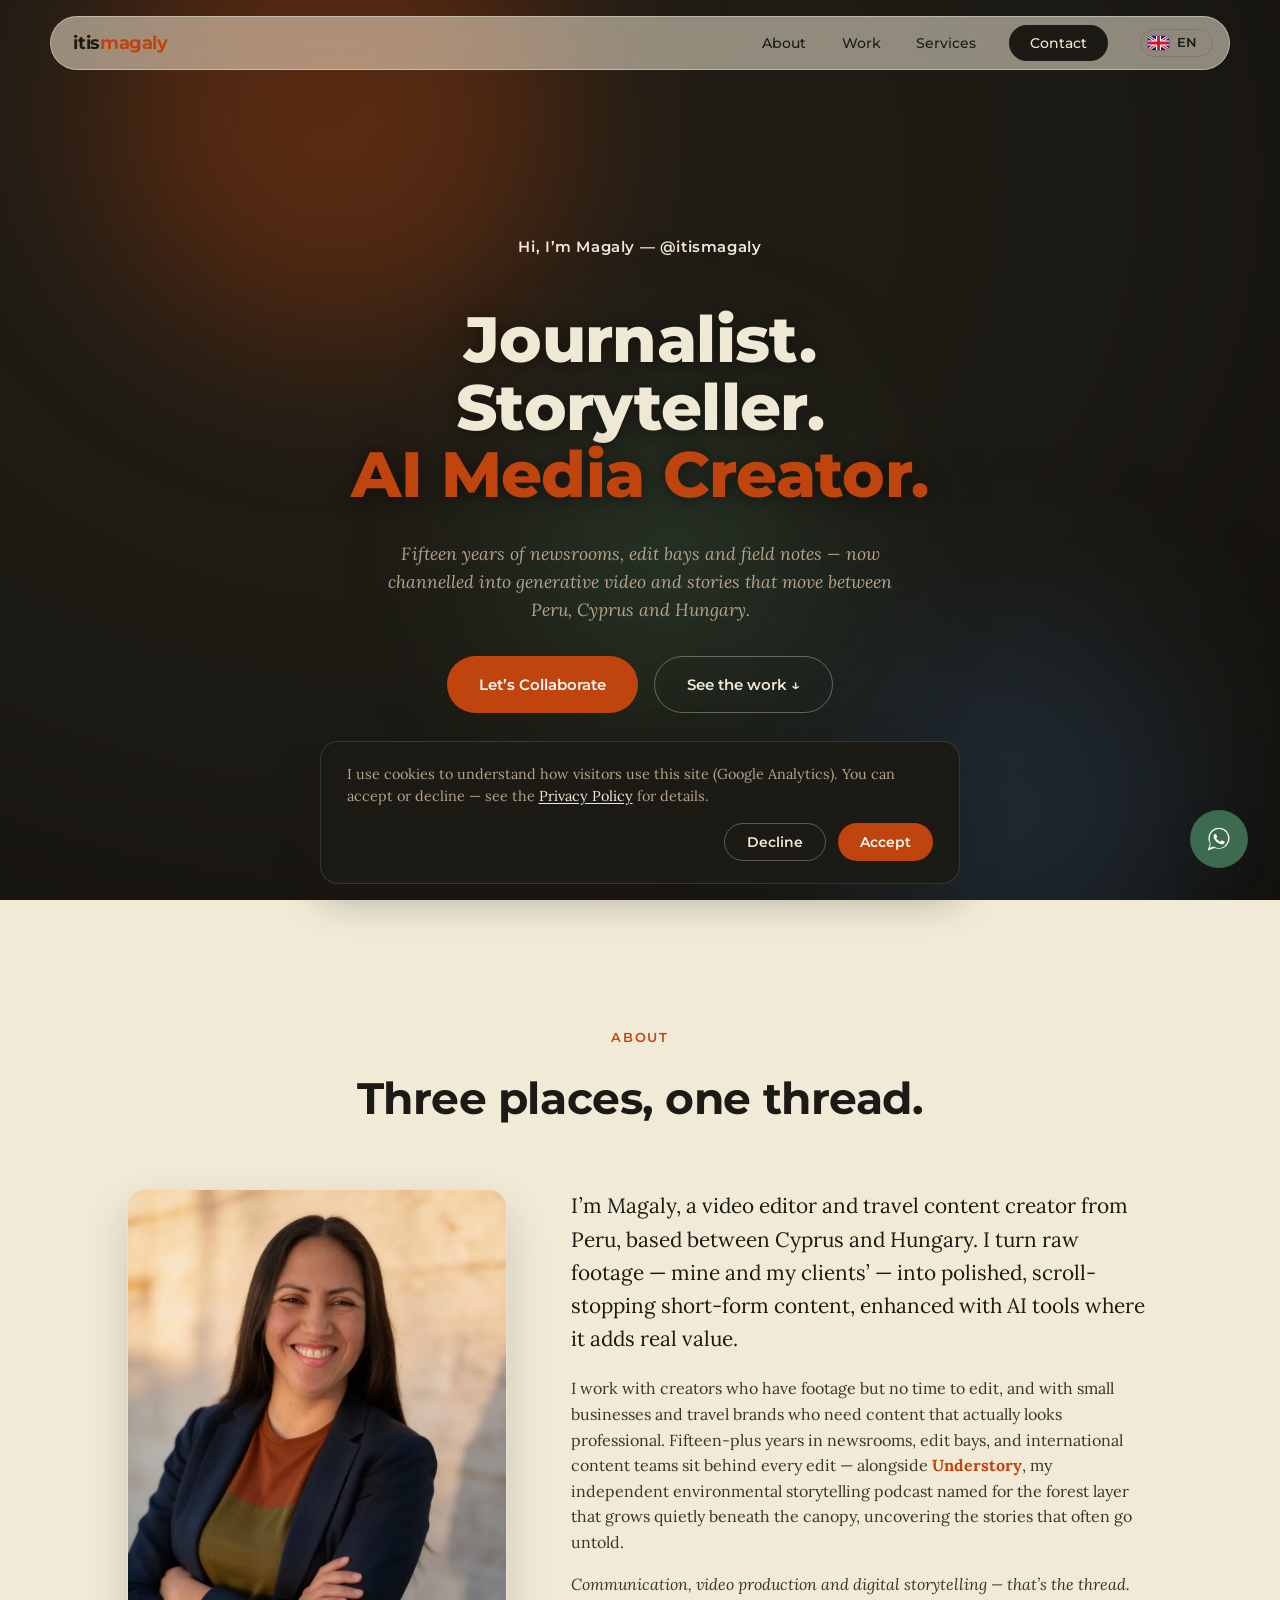
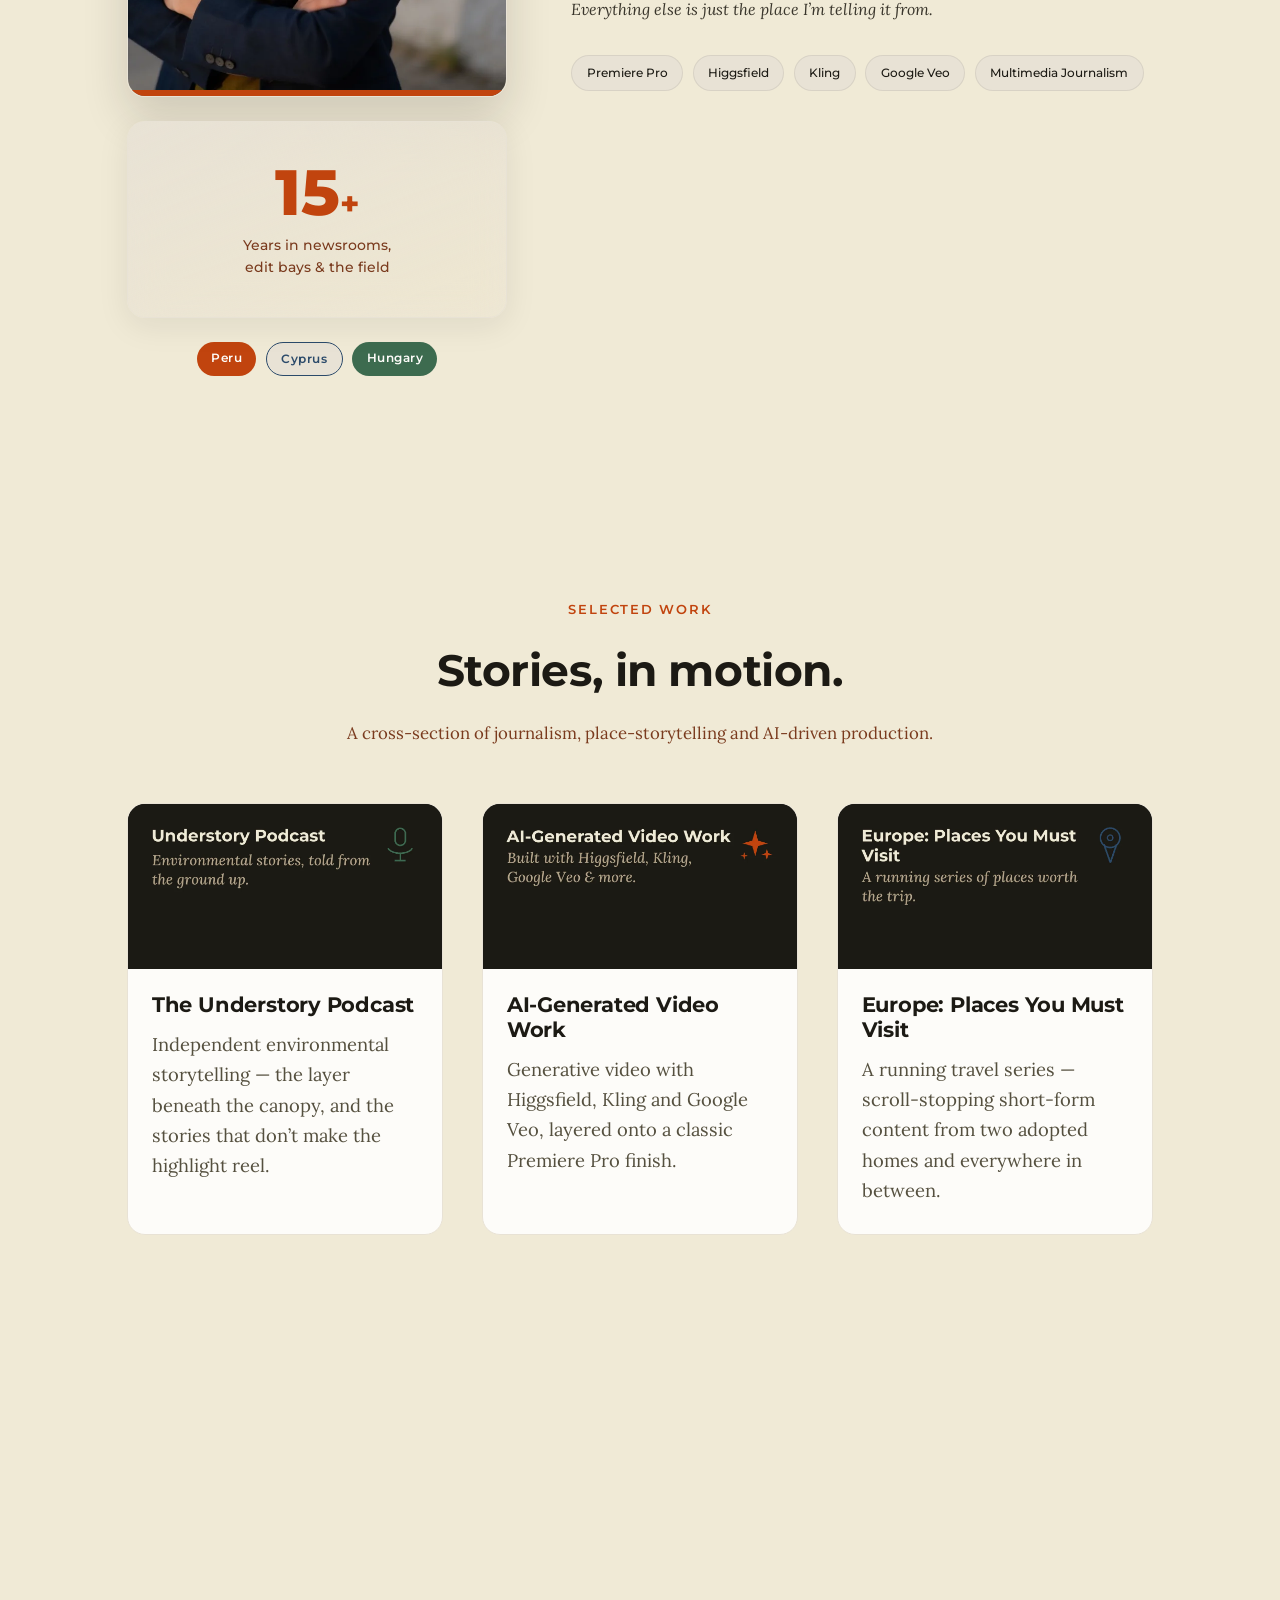
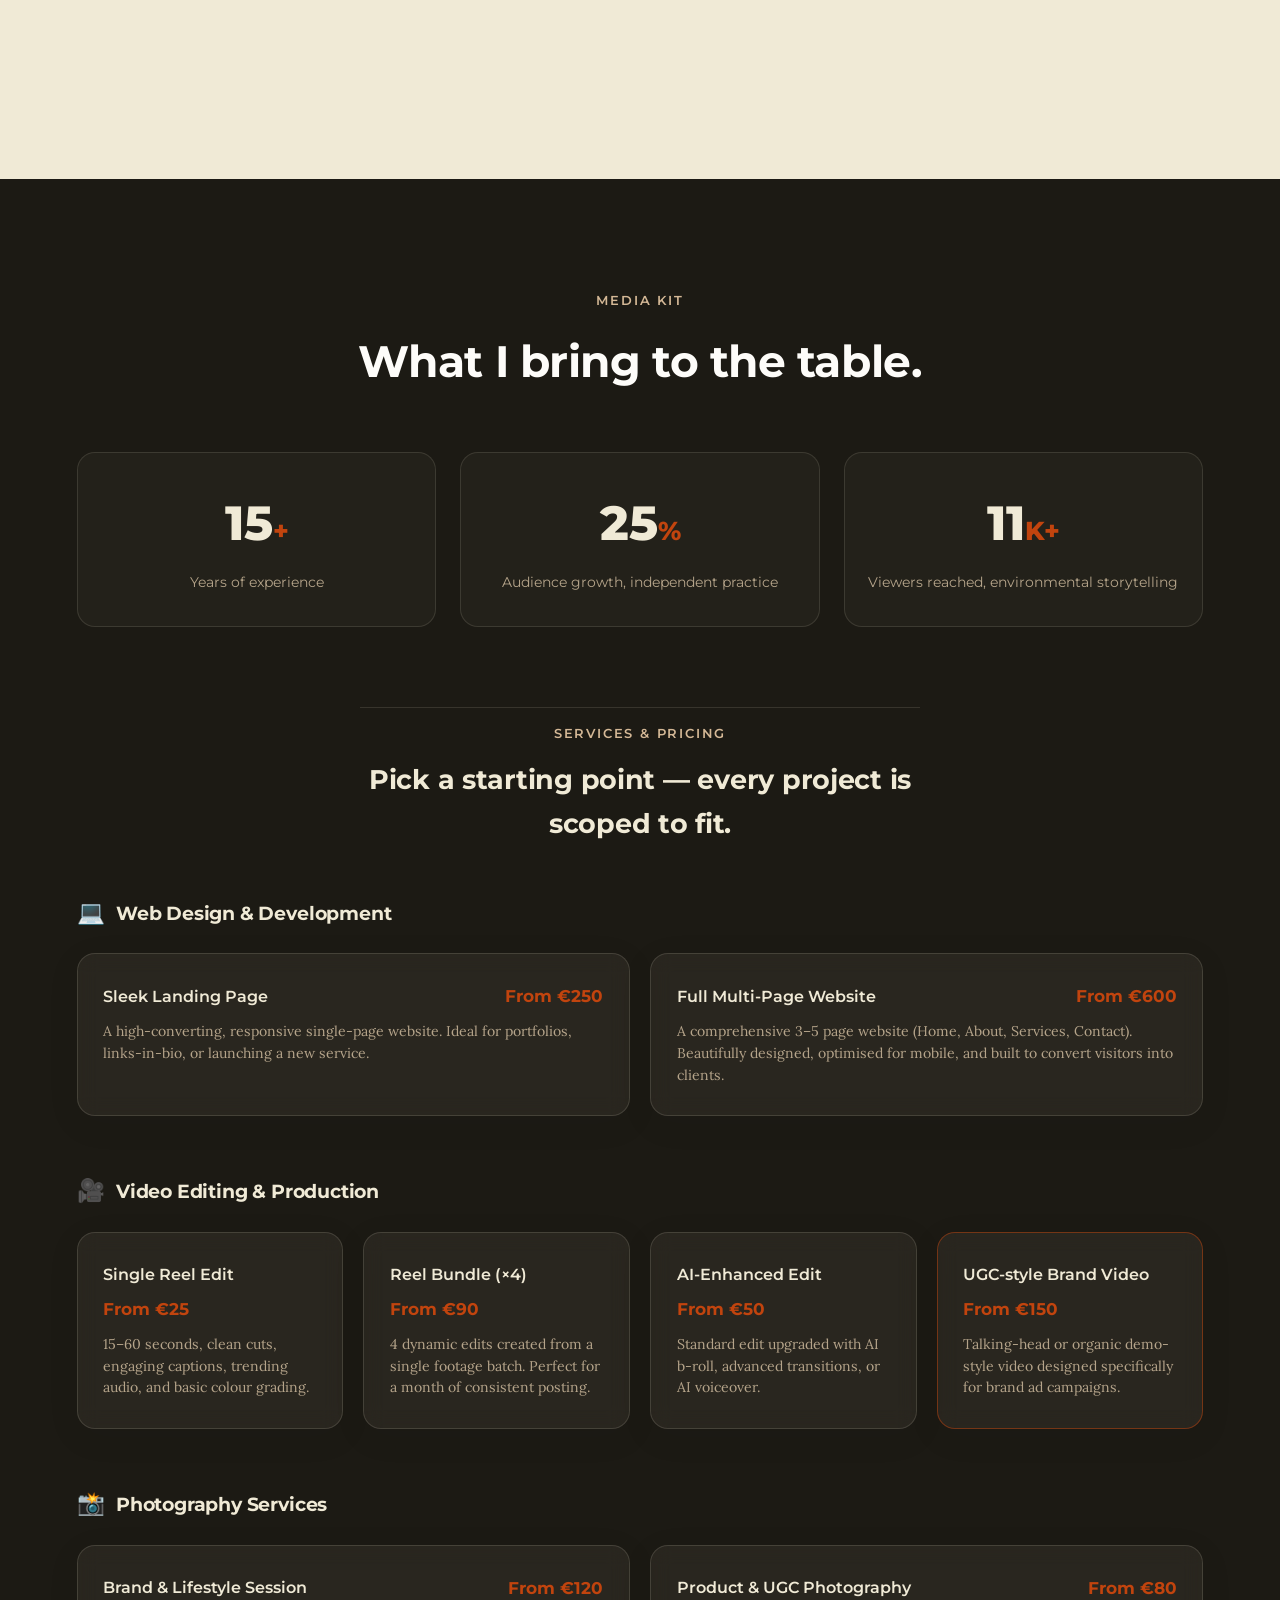
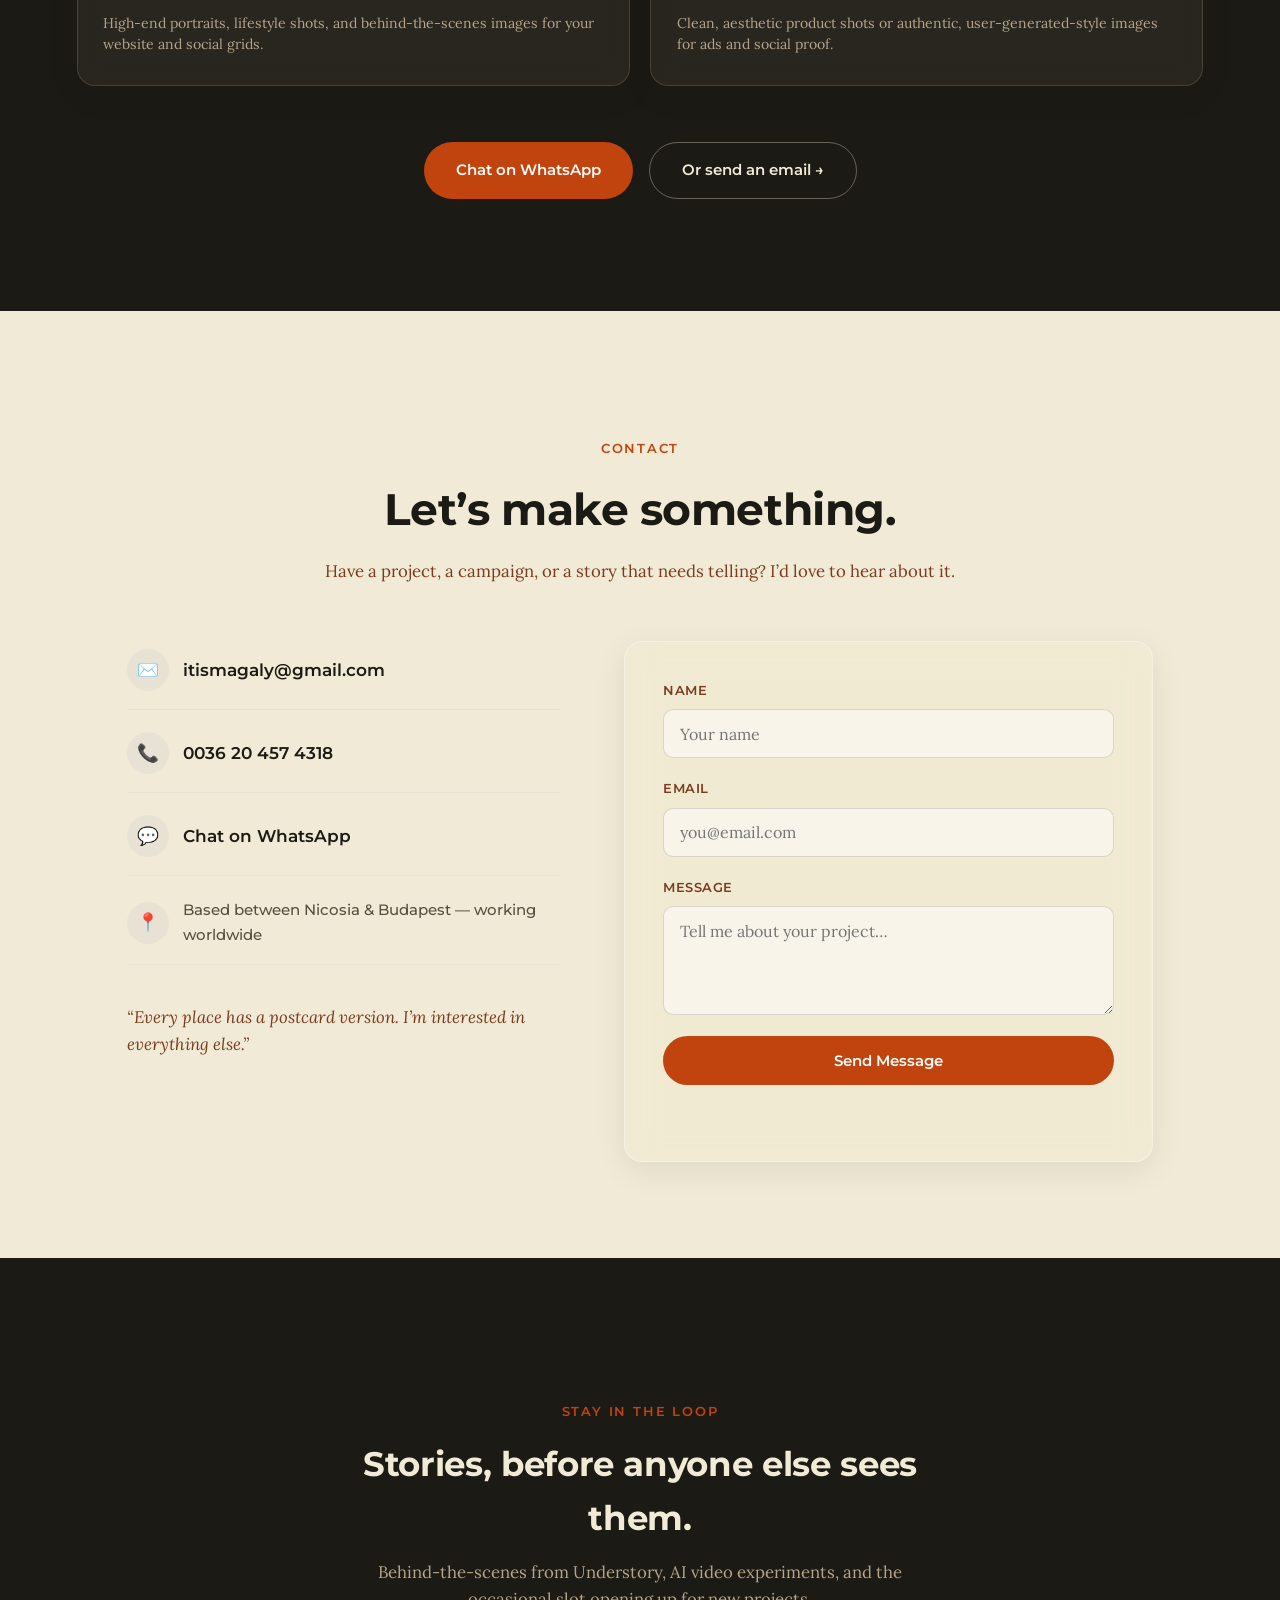
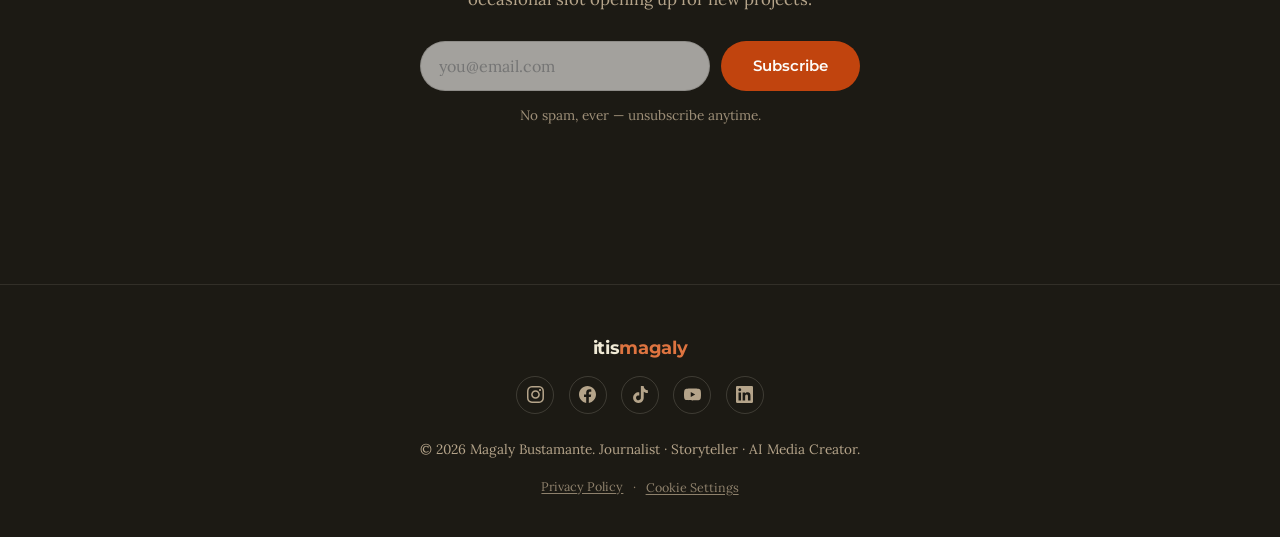
<file: index.html>
<!DOCTYPE html>
<html lang="en">
<head>
<meta charset="UTF-8">
<meta name="viewport" content="width=device-width, initial-scale=1.0">
<meta name="google-site-verification" content="sNaOWu174qwGt184i1YKpu8s0p1bx9-WuOgKT7xO998" />

<!-- Google Analytics (Consent Mode v2) — storage is denied by default; no cookies are set until
     the visitor accepts on the banner. Without consent GA only receives cookieless pings. See script.js -->
<script>
  window.dataLayer = window.dataLayer || [];
  function gtag(){dataLayer.push(arguments);}
  gtag('consent', 'default', {
    ad_storage: 'denied',
    ad_user_data: 'denied',
    ad_personalization: 'denied',
    analytics_storage: 'denied'
  });
  try {
    if (localStorage.getItem('itismagaly-cookie-consent') === 'granted') {
      gtag('consent', 'update', { analytics_storage: 'granted' });
    }
  } catch (e) {}
</script>

<title>itismagaly — Journalist, Storyteller &amp; AI Media Creator</title>
<meta name="description" content="Magaly Bustamante — multimedia journalist, video editor and GenAI content creator connecting Peru, Cyprus and Hungary through story.">
<link rel="canonical" href="https://www.magalybustamante.com/">

<!-- Favicons -->
<link rel="icon" href="/favicon.ico" sizes="any">
<link rel="icon" type="image/png" sizes="16x16" href="/assets/favicon/favicon-16x16.png">
<link rel="icon" type="image/png" sizes="32x32" href="/assets/favicon/favicon-32x32.png">
<link rel="icon" type="image/png" sizes="48x48" href="/assets/favicon/favicon-48x48.png">
<link rel="apple-touch-icon" sizes="180x180" href="/assets/favicon/apple-touch-icon.png">
<link rel="manifest" href="/site.webmanifest">
<meta name="theme-color" content="#1C1A14">

<!-- Open Graph -->
<meta property="og:type" content="website">
<meta property="og:site_name" content="itismagaly">
<meta property="og:title" content="itismagaly — Journalist, Storyteller &amp; AI Media Creator">
<meta property="og:description" content="Magaly Bustamante — multimedia journalist, video editor and GenAI content creator connecting Peru, Cyprus and Hungary through story.">
<meta property="og:url" content="https://www.magalybustamante.com/">
<meta property="og:image" content="https://www.magalybustamante.com/assets/img/og-image.jpg">
<meta property="og:image:width" content="1200">
<meta property="og:image:height" content="630">
<meta property="og:locale" content="en_US">
<meta property="og:locale:alternate" content="es_ES">

<!-- Twitter Card -->
<meta name="twitter:card" content="summary_large_image">
<meta name="twitter:title" content="itismagaly — Journalist, Storyteller &amp; AI Media Creator">
<meta name="twitter:description" content="Magaly Bustamante — multimedia journalist, video editor and GenAI content creator connecting Peru, Cyprus and Hungary through story.">
<meta name="twitter:image" content="https://www.magalybustamante.com/assets/img/og-image.jpg">

<link rel="preconnect" href="https://fonts.googleapis.com">
<link rel="preconnect" href="https://fonts.gstatic.com" crossorigin>
<link href="https://fonts.googleapis.com/css2?family=Montserrat:wght@400;500;600;700;800&family=Lora:ital,wght@0,400;0,500;1,400;1,500&display=swap" rel="stylesheet">
<link rel="stylesheet" href="styles.css">

<script type="application/ld+json">
{
  "@context": "https://schema.org",
  "@type": "Person",
  "name": "Magaly Bustamante",
  "alternateName": "itismagaly",
  "url": "https://www.magalybustamante.com/",
  "image": "https://www.magalybustamante.com/assets/img/about-portrait.jpg",
  "jobTitle": "Journalist, Video Editor & AI Media Creator",
  "description": "Multimedia journalist, video editor and GenAI content creator connecting Peru, Cyprus and Hungary through story.",
  "email": "mailto:itismagaly@gmail.com",
  "nationality": "Peruvian",
  "sameAs": [
    "https://www.instagram.com/itismagaly/",
    "https://www.facebook.com/itismagaly/",
    "https://www.tiktok.com/@itismagaly/",
    "https://www.youtube.com/@Itismagaly",
    "https://www.linkedin.com/in/magalybustamante/",
    "https://medium.com/@itsmagaly"
  ]
}
</script>
</head>
<body>

<div class="grain"></div>
<div class="scroll-progress" id="scrollProgress"></div>

<!-- NAV -->
<header class="nav-wrap">
  <nav class="nav glass" id="nav">
    <a href="#top" class="logo">itis<span>magaly</span></a>
    <button class="nav-toggle" id="navToggle" data-i18n-aria="nav.toggleAria" aria-label="Toggle menu" aria-expanded="false">
      <span></span><span></span><span></span>
    </button>
    <ul class="nav-links" id="navLinks">
      <li><a href="#about" class="nav-link" data-i18n="nav.about">About</a></li>
      <li><a href="#work" class="nav-link" data-i18n="nav.work">Work</a></li>
      <li><a href="#services" class="nav-link" data-i18n="nav.services">Services</a></li>
      <li><a href="#contact" class="nav-link nav-cta" data-i18n="nav.contact">Contact</a></li>
      <li class="lang-item">
        <button type="button" class="lang-toggle" id="langToggle" data-i18n-aria="lang.toggleAria" aria-label="Switch to Spanish">
          <span class="lang-flag" aria-hidden="true">
            <svg class="flag-icon" id="flagGB" viewBox="0 0 60 40" xmlns="http://www.w3.org/2000/svg">
              <rect width="60" height="40" fill="#00247d"/>
              <path d="M0,0 L60,40 M60,0 L0,40" stroke="#fff" stroke-width="8"/>
              <path d="M0,0 L60,40 M60,0 L0,40" stroke="#cf142b" stroke-width="3.2"/>
              <path d="M30,0 V40 M0,20 H60" stroke="#fff" stroke-width="14"/>
              <path d="M30,0 V40 M0,20 H60" stroke="#cf142b" stroke-width="8"/>
            </svg>
            <svg class="flag-icon" id="flagES" viewBox="0 0 60 40" xmlns="http://www.w3.org/2000/svg">
              <rect width="60" height="40" fill="#aa151b"/>
              <rect y="10" width="60" height="20" fill="#f1bf00"/>
            </svg>
          </span>
          <span class="lang-code" id="langCode">EN</span>
        </button>
      </li>
    </ul>
  </nav>
</header>

<!-- HERO -->
<section class="hero" id="top">
  <div class="hero-blobs" aria-hidden="true">
    <span class="blob blob-terracotta"></span>
    <span class="blob blob-aegean"></span>
    <span class="blob blob-forest"></span>
  </div>

  <p class="eyebrow"><span data-i18n="hero.eyebrow">Hi, I&rsquo;m Magaly &mdash;</span> <span>@itismagaly</span></p>

  <h1 class="hero-title">
    <span data-i18n="hero.line1">Journalist.</span><br>
    <span data-i18n="hero.line2">Storyteller.</span><br>
    <span class="accent-text" data-i18n="hero.line3">AI Media Creator.</span>
  </h1>

  <p class="hero-sub" data-i18n="hero.sub">
    Fifteen years of newsrooms, edit bays and field notes &mdash; now channelled into
    generative video and stories that move between Peru, Cyprus and Hungary.
  </p>
  <div class="hero-cta">
    <a href="#contact" class="btn btn-primary btn-glow" data-i18n="hero.cta1">Let&rsquo;s Collaborate</a>
    <a href="#work" class="btn btn-ghost" data-i18n="hero.cta2">See the work &darr;</a>
  </div>

  <div class="scroll-cue" aria-hidden="true">
    <span></span>
    <small data-i18n="hero.scroll">Scroll</small>
  </div>
</section>

<!-- ABOUT -->
<section class="about" id="about">
  <div class="section-head reveal">
    <p class="kicker" data-i18n="about.kicker">About</p>
    <h2 data-i18n="about.title">Three places, one thread.</h2>
  </div>

  <div class="about-grid">
    <div class="about-figure reveal">
      <div class="portrait">
        <picture>
          <source srcset="assets/img/about-portrait.webp" type="image/webp">
          <img src="assets/img/about-portrait.jpg" alt="Magaly Bustamante" width="750" height="1000" loading="lazy" decoding="async">
        </picture>
      </div>
      <div class="about-meta">
        <div class="stat-card glass">
          <span class="stat-num"><span class="count" data-count-to="15">0</span><small>+</small></span>
          <span class="stat-label" data-i18n-html="about.statLabel">Years in newsrooms,<br>edit bays &amp; the field</span>
        </div>
        <div class="place-tags">
          <span class="tag tag-terracotta" data-i18n="about.placePeru">Peru</span>
          <span class="tag tag-limestone" data-i18n="about.placeCyprus">Cyprus</span>
          <span class="tag tag-forest" data-i18n="about.placeHungary">Hungary</span>
        </div>
      </div>
    </div>

    <div class="about-copy reveal">
      <p class="lead" data-i18n="about.lead">
        I&rsquo;m Magaly, a video editor and travel content creator from Peru, based
        between Cyprus and Hungary. I turn raw footage &mdash; mine and my clients&rsquo;
        &mdash; into polished, scroll-stopping short-form content, enhanced with AI tools
        where it adds real value.
      </p>
      <p data-i18n-html="about.body">
        I work with creators who have footage but no time to edit, and with small
        businesses and travel brands who need content that actually looks professional.
        Fifteen-plus years in newsrooms, edit bays, and international content teams sit
        behind every edit &mdash; alongside <strong>Understory</strong>, my independent
        environmental storytelling podcast named for the forest layer that grows quietly
        beneath the canopy, uncovering the stories that often go untold.
      </p>
      <p class="italic-line" data-i18n="about.italic">
        Communication, video production and digital storytelling &mdash; that&rsquo;s the
        thread. Everything else is just the place I&rsquo;m telling it from.
      </p>

      <div class="tool-row">
        <span class="tool-chip">Premiere Pro</span>
        <span class="tool-chip">Higgsfield</span>
        <span class="tool-chip">Kling</span>
        <span class="tool-chip">Google Veo</span>
        <span class="tool-chip" data-i18n="about.toolJournalism">Multimedia Journalism</span>
      </div>
    </div>
  </div>
</section>

<!-- PORTFOLIO -->
<section class="work" id="work">
  <div class="section-head reveal">
    <p class="kicker" data-i18n="work.kicker">Selected Work</p>
    <h2 data-i18n="work.title">Stories, in motion.</h2>
    <p class="section-sub" data-i18n="work.sub">A cross-section of journalism, place-storytelling and AI-driven production.</p>
  </div>

  <div class="work-grid">

    <a class="card reveal" data-tag="understory" href="https://www.youtube.com/playlist?list=PLd1mB99e3rIVrYmDIwRvPOxI6RP_2pS56" target="_blank" rel="noopener">
      <div class="card-media">
        <picture>
          <source srcset="assets/img/work-understory.webp" type="image/webp">
          <img src="assets/img/work-understory.png" alt="Understory Podcast cover — environmental stories, told from the ground up" width="1200" height="630" loading="lazy" decoding="async">
        </picture>
      </div>
      <div class="card-body">
        <h3 data-i18n="work.card1.title">The Understory Podcast</h3>
        <p data-i18n="work.card1.body">Independent environmental storytelling &mdash; the layer beneath the canopy, and the stories that don&rsquo;t make the highlight reel.</p>
      </div>
    </a>

    <a class="card reveal" data-tag="ai" href="https://www.youtube.com/playlist?list=PLZnfa3ibSWws" target="_blank" rel="noopener">
      <div class="card-media">
        <picture>
          <source srcset="assets/img/work-ai-video.webp" type="image/webp">
          <img src="assets/img/work-ai-video.png" alt="AI-generated video work cover — built with Higgsfield, Kling and Google Veo" width="1200" height="630" loading="lazy" decoding="async">
        </picture>
      </div>
      <div class="card-body">
        <h3 data-i18n="work.card2.title">AI-Generated Video Work</h3>
        <p data-i18n="work.card2.body">Generative video with Higgsfield, Kling and Google Veo, layered onto a classic Premiere Pro finish.</p>
      </div>
    </a>

    <a class="card reveal" data-tag="place" href="https://www.youtube.com/playlist?list=PLd1mB99e3rIXjmAvkHsjleg1-imeEyI2e" target="_blank" rel="noopener">
      <div class="card-media">
        <picture>
          <source srcset="assets/img/work-travel.webp" type="image/webp">
          <img src="assets/img/work-travel.png" alt="Europe: Places You Must Visit — travel YouTube playlist cover" width="1200" height="630" loading="lazy" decoding="async">
        </picture>
      </div>
      <div class="card-body">
        <h3 data-i18n="work.card3.title">Europe: Places You Must Visit</h3>
        <p data-i18n="work.card3.body">A running travel series &mdash; scroll-stopping short-form content from two adopted homes and everywhere in between.</p>
      </div>
    </a>

    <a class="card reveal" data-tag="peru" href="https://www.youtube.com/playlist?list=PLd1mB99e3rIXQy-F4bsGXIsD8sXF5_mo-" target="_blank" rel="noopener">
      <div class="card-media card-media-generated">
        <h4 class="gen-title" data-i18n="work.card4.genTitle">Peru: Places &amp; Projects</h4>
        <p class="gen-sub" data-i18n="work.card4.genSub">Where I&rsquo;m from &mdash; the places and projects that shaped the work.</p>
        <span class="gen-icon" aria-hidden="true">&#127968;</span>
      </div>
      <div class="card-body">
        <h3 data-i18n="work.card4.title">Peru: Places &amp; Projects</h3>
        <p data-i18n="work.card4.body">Home ground &mdash; the landscapes, communities and projects across Peru that shaped how I tell stories.</p>
      </div>
    </a>

    <a class="card reveal" data-tag="journalism" href="https://medium.com/@itsmagaly" target="_blank" rel="noopener">
      <div class="card-media">
        <picture>
          <source srcset="assets/img/work-journalism.webp" type="image/webp">
          <img src="assets/img/work-journalism.png" alt="Articles on Medium cover — climate, culture and longer-form stories" width="1200" height="630" loading="lazy" decoding="async">
        </picture>
      </div>
      <div class="card-body">
        <h3 data-i18n="work.card5.title">Articles on Medium</h3>
        <p data-i18n="work.card5.body">Climate, culture, and longer-form stories worth slowing down for &mdash; where the newsroom instinct still lives.</p>
      </div>
    </a>

  </div>
</section>

<!-- MEDIA KIT / STATS -->
<section class="mediakit" id="services">
  <div class="mediakit-inner">
    <div class="section-head section-head-light reveal">
      <p class="kicker kicker-light" data-i18n="mediakit.kicker">Media Kit</p>
      <h2 data-i18n="mediakit.title">What I bring to the table.</h2>
    </div>

    <div class="stats-row reveal">
      <div class="stat-block">
        <span class="stat-block-num"><span class="count" data-count-to="15">0</span><small>+</small></span>
        <span class="stat-block-label" data-i18n="mediakit.stat1">Years of experience</span>
      </div>
      <div class="stat-block">
        <span class="stat-block-num"><span class="count" data-count-to="25">0</span><small>%</small></span>
        <span class="stat-block-label" data-i18n="mediakit.stat2">Audience growth, independent practice</span>
      </div>
      <div class="stat-block">
        <span class="stat-block-num"><span class="count" data-count-to="11">0</span><small>K+</small></span>
        <span class="stat-block-label" data-i18n="mediakit.stat3">Viewers reached, environmental storytelling</span>
      </div>
    </div>

    <div class="pricing-intro reveal">
      <p class="kicker kicker-light" data-i18n="mediakit.pricingKicker">Services &amp; Pricing</p>
      <h3 data-i18n="mediakit.pricingTitle">Pick a starting point &mdash; every project is scoped to fit.</h3>
    </div>

    <div class="service-category reveal">
      <div class="service-category-head">
        <span class="category-icon">&#128187;</span>
        <h4 data-i18n="mediakit.cat1.title">Web Design &amp; Development</h4>
      </div>
      <div class="pricing-grid">
        <div class="price-card glass">
          <div class="price-card-top">
            <h5 data-i18n="mediakit.cat1.item1.title">Sleek Landing Page</h5>
            <span class="price-tag"><span data-i18n="price.from">From</span> &euro;250</span>
          </div>
          <p data-i18n="mediakit.cat1.item1.body">A high-converting, responsive single-page website. Ideal for portfolios, links-in-bio, or launching a new service.</p>
        </div>
        <div class="price-card glass">
          <div class="price-card-top">
            <h5 data-i18n="mediakit.cat1.item2.title">Full Multi-Page Website</h5>
            <span class="price-tag"><span data-i18n="price.from">From</span> &euro;600</span>
          </div>
          <p data-i18n="mediakit.cat1.item2.body">A comprehensive 3&ndash;5 page website (Home, About, Services, Contact). Beautifully designed, optimised for mobile, and built to convert visitors into clients.</p>
        </div>
      </div>
    </div>

    <div class="service-category reveal">
      <div class="service-category-head">
        <span class="category-icon">&#127909;</span>
        <h4 data-i18n="mediakit.cat2.title">Video Editing &amp; Production</h4>
      </div>
      <div class="pricing-grid">
        <div class="price-card glass">
          <div class="price-card-top">
            <h5 data-i18n="mediakit.cat2.item1.title">Single Reel Edit</h5>
            <span class="price-tag"><span data-i18n="price.from">From</span> &euro;25</span>
          </div>
          <p data-i18n="mediakit.cat2.item1.body">15&ndash;60 seconds, clean cuts, engaging captions, trending audio, and basic colour grading.</p>
        </div>
        <div class="price-card glass">
          <div class="price-card-top">
            <h5 data-i18n="mediakit.cat2.item2.title">Reel Bundle (&times;4)</h5>
            <span class="price-tag"><span data-i18n="price.from">From</span> &euro;90</span>
          </div>
          <p data-i18n="mediakit.cat2.item2.body">4 dynamic edits created from a single footage batch. Perfect for a month of consistent posting.</p>
        </div>
        <div class="price-card glass">
          <div class="price-card-top">
            <h5 data-i18n="mediakit.cat2.item3.title">AI-Enhanced Edit</h5>
            <span class="price-tag"><span data-i18n="price.from">From</span> &euro;50</span>
          </div>
          <p data-i18n="mediakit.cat2.item3.body">Standard edit upgraded with AI b-roll, advanced transitions, or AI voiceover.</p>
        </div>
        <div class="price-card glass price-card-featured">
          <div class="price-card-top">
            <h5 data-i18n="mediakit.cat2.item4.title">UGC-style Brand Video</h5>
            <span class="price-tag"><span data-i18n="price.from">From</span> &euro;150</span>
          </div>
          <p data-i18n="mediakit.cat2.item4.body">Talking-head or organic demo-style video designed specifically for brand ad campaigns.</p>
        </div>
      </div>
    </div>

    <div class="service-category reveal">
      <div class="service-category-head">
        <span class="category-icon">&#128248;</span>
        <h4 data-i18n="mediakit.cat3.title">Photography Services</h4>
      </div>
      <div class="pricing-grid">
        <div class="price-card glass">
          <div class="price-card-top">
            <h5 data-i18n="mediakit.cat3.item1.title">Brand &amp; Lifestyle Session</h5>
            <span class="price-tag"><span data-i18n="price.from">From</span> &euro;120</span>
          </div>
          <p data-i18n="mediakit.cat3.item1.body">High-end portraits, lifestyle shots, and behind-the-scenes images for your website and social grids.</p>
        </div>
        <div class="price-card glass">
          <div class="price-card-top">
            <h5 data-i18n="mediakit.cat3.item2.title">Product &amp; UGC Photography</h5>
            <span class="price-tag"><span data-i18n="price.from">From</span> &euro;80</span>
          </div>
          <p data-i18n="mediakit.cat3.item2.body">Clean, aesthetic product shots or authentic, user-generated-style images for ads and social proof.</p>
        </div>
      </div>
    </div>

    <div class="services-cta reveal">
      <a href="https://wa.me/36204574318?text=Hi%20Magaly%2C%20I%27d%20like%20to%20ask%20about%20a%20project." class="btn btn-primary btn-glow" target="_blank" rel="noopener" data-i18n="cta.whatsapp">Chat on WhatsApp</a>
      <a href="#contact" class="btn btn-ghost" data-i18n="cta.email">Or send an email &rarr;</a>
    </div>
  </div>
</section>

<!-- CONTACT -->
<section class="contact" id="contact">
  <div class="section-head reveal">
    <p class="kicker" data-i18n="contact.kicker">Contact</p>
    <h2 data-i18n="contact.title">Let&rsquo;s make something.</h2>
    <p class="section-sub" data-i18n="contact.sub">Have a project, a campaign, or a story that needs telling? I&rsquo;d love to hear about it.</p>
  </div>

  <div class="contact-grid">
    <div class="contact-info reveal">
      <a class="contact-line" href="mailto:itismagaly@gmail.com">
        <span class="contact-icon">&#9993;&#65039;</span>
        <span>itismagaly@gmail.com</span>
      </a>
      <a class="contact-line" href="tel:+36204574318">
        <span class="contact-icon">&#128222;</span>
        <span>0036 20 457 4318</span>
      </a>
      <a class="contact-line" href="https://wa.me/36204574318?text=Hi%20Magaly%2C%20I%27d%20like%20to%20ask%20about%20a%20project." target="_blank" rel="noopener">
        <span class="contact-icon">&#128172;</span>
        <span data-i18n="cta.whatsapp">Chat on WhatsApp</span>
      </a>
      <div class="contact-line contact-line-static">
        <span class="contact-icon">&#128205;</span>
        <span data-i18n="contact.location">Based between Nicosia &amp; Budapest &mdash; working worldwide</span>
      </div>
      <p class="contact-note italic-line" data-i18n="contact.quote">
        &ldquo;Every place has a postcard version. I&rsquo;m interested in everything else.&rdquo;
      </p>
    </div>

    <form class="contact-form glass reveal" id="contactForm" novalidate>
      <input type="hidden" name="access_key" value="e21633e6-55b4-4673-9127-25a73481f672">
      <input type="hidden" name="subject" value="New message from magalybustamante.com">
      <input type="checkbox" name="botcheck" class="hidden" style="display:none" tabindex="-1" autocomplete="off">
      <div class="form-row">
        <label for="name" data-i18n="contact.form.name">Name</label>
        <input type="text" id="name" name="name" required autocomplete="name" placeholder="Your name" data-i18n-placeholder="contact.form.namePh">
      </div>
      <div class="form-row">
        <label for="email" data-i18n="contact.form.email">Email</label>
        <input type="email" id="email" name="email" required autocomplete="email" placeholder="you@email.com" data-i18n-placeholder="contact.form.emailPh">
      </div>
      <div class="form-row">
        <label for="message" data-i18n="contact.form.message">Message</label>
        <textarea id="message" name="message" rows="4" required placeholder="Tell me about your project&hellip;" data-i18n-placeholder="contact.form.messagePh"></textarea>
      </div>
      <button type="submit" class="btn btn-primary btn-glow btn-block">
        <span class="btn-text" data-i18n="contact.form.submit">Send Message</span>
      </button>
      <p class="form-status" id="formStatus" role="status" aria-live="polite"></p>
    </form>
  </div>
</section>

<!-- NEWSLETTER -->
<section class="newsletter" id="newsletter">
  <div class="newsletter-inner reveal">
    <p class="kicker" data-i18n="newsletter.kicker">Stay in the loop</p>
    <h2 data-i18n="newsletter.title">Stories, before anyone else sees them.</h2>
    <p class="section-sub" data-i18n="newsletter.sub">Behind-the-scenes from Understory, AI video experiments, and the occasional slot opening up for new projects.</p>
    <form action="https://buttondown.com/api/emails/embed-subscribe/itismagaly" method="post" class="newsletter-form embeddable-buttondown-form">
      <label for="bd-email" class="sr-only" data-i18n="newsletter.label">Email address</label>
      <input type="email" name="email" id="bd-email" required autocomplete="email" placeholder="you@email.com" data-i18n-placeholder="newsletter.placeholder">
      <button type="submit" class="btn btn-primary btn-glow" data-i18n="newsletter.submit">Subscribe</button>
    </form>
    <p class="newsletter-note" data-i18n="newsletter.note">No spam, ever &mdash; unsubscribe anytime.</p>
  </div>
</section>

<footer class="footer">
  <a href="#top" class="logo logo-footer">itis<span>magaly</span></a>

  <div class="social-links">
    <a href="https://www.instagram.com/itismagaly/" target="_blank" rel="noopener noreferrer" aria-label="Instagram">
      <svg viewBox="0 0 24 24" fill="currentColor" aria-hidden="true"><path d="M12 0C8.74 0 8.333.014 7.053.072 5.775.132 4.905.333 4.14.63c-.789.306-1.459.717-2.126 1.384S.935 3.35.63 4.14C.333 4.905.131 5.775.072 7.053.014 8.333 0 8.74 0 12s.014 3.667.072 4.947c.06 1.277.261 2.148.558 2.913.306.788.717 1.459 1.384 2.126.667.666 1.336 1.079 2.126 1.384.766.296 1.636.499 2.913.558C8.333 23.986 8.74 24 12 24s3.667-.014 4.947-.072c1.277-.06 2.148-.262 2.913-.558.788-.306 1.459-.718 2.126-1.384.666-.667 1.079-1.335 1.384-2.126.296-.765.499-1.636.558-2.913.058-1.28.072-1.687.072-4.947s-.014-3.667-.072-4.947c-.06-1.277-.262-2.149-.558-2.913-.306-.789-.718-1.459-1.384-2.126C21.319 1.347 20.651.935 19.86.63c-.765-.297-1.636-.499-2.913-.558C15.667.014 15.26 0 12 0zm0 2.16c3.203 0 3.585.016 4.85.071 1.17.055 1.805.249 2.227.415.562.217.96.477 1.382.896.419.42.679.819.896 1.381.164.422.36 1.057.413 2.227.057 1.266.07 1.646.07 4.85s-.015 3.585-.074 4.85c-.061 1.17-.256 1.805-.421 2.227-.224.562-.479.96-.897 1.382-.419.419-.824.679-1.38.896-.42.164-1.065.36-2.235.413-1.274.057-1.649.07-4.859.07-3.211 0-3.586-.015-4.859-.074-1.171-.061-1.816-.256-2.236-.421-.569-.224-.96-.479-1.379-.897-.421-.419-.69-.824-.9-1.38-.165-.42-.359-1.065-.42-2.235-.045-1.26-.061-1.649-.061-4.844 0-3.196.016-3.586.061-4.861.061-1.17.255-1.814.42-2.234.21-.57.479-.96.9-1.381.419-.419.81-.689 1.379-.898.42-.166 1.051-.361 2.221-.421 1.275-.045 1.65-.06 4.859-.06l.045.03zm0 3.678c-3.405 0-6.162 2.76-6.162 6.162 0 3.405 2.76 6.162 6.162 6.162 3.405 0 6.162-2.76 6.162-6.162 0-3.405-2.76-6.162-6.162-6.162zM12 16c-2.21 0-4-1.79-4-4s1.79-4 4-4 4 1.79 4 4-1.79 4-4 4zm7.846-10.405c0 .795-.646 1.44-1.44 1.44-.795 0-1.44-.646-1.44-1.44 0-.794.646-1.439 1.44-1.439.793-.001 1.44.645 1.44 1.439z"/></svg>
    </a>
    <a href="https://www.facebook.com/itismagaly/" target="_blank" rel="noopener noreferrer" aria-label="Facebook">
      <svg viewBox="0 0 24 24" fill="currentColor" aria-hidden="true"><path d="M24 12.073c0-6.627-5.373-12-12-12s-12 5.373-12 12c0 5.99 4.388 10.954 10.125 11.854v-8.385H7.078v-3.47h3.047V9.43c0-3.007 1.792-4.669 4.533-4.669 1.312 0 2.686.235 2.686.235v2.953H15.83c-1.491 0-1.956.925-1.956 1.874v2.25h3.328l-.532 3.47h-2.796v8.385C19.612 23.027 24 18.062 24 12.073z"/></svg>
    </a>
    <a href="https://www.tiktok.com/@itismagaly/" target="_blank" rel="noopener noreferrer" aria-label="TikTok">
      <svg viewBox="0 0 24 24" fill="currentColor" aria-hidden="true"><path d="M12.525.02c1.31-.02 2.61-.01 3.91-.02.08 1.53.63 3.09 1.75 4.17 1.12 1.11 2.7 1.62 4.24 1.79v4.03c-1.44-.05-2.89-.35-4.2-.97-.57-.26-1.1-.59-1.62-.93-.01 2.92.01 5.84-.02 8.75-.08 1.4-.54 2.79-1.35 3.94-1.31 1.92-3.58 3.17-5.91 3.21-1.43.08-2.86-.31-4.08-1.03-2.02-1.19-3.44-3.37-3.65-5.71-.02-.5-.03-1-.01-1.49.18-1.9 1.12-3.7 2.58-4.95 1.66-1.43 3.98-2.13 6.15-1.72.02 1.48-.04 2.96-.04 4.44-.99-.32-2.15-.23-3.02.37-.63.41-1.11 1.04-1.36 1.75-.21.51-.15 1.07-.14 1.61.24 1.64 1.82 3.02 3.5 2.87 1.12-.01 2.19-.66 2.77-1.61.19-.33.4-.67.41-1.06.1-1.79.06-3.57.07-5.36.01-4.03-.01-8.05.02-12.07z"/></svg>
    </a>
    <a href="https://www.youtube.com/@Itismagaly" target="_blank" rel="noopener noreferrer" aria-label="YouTube">
      <svg viewBox="0 0 24 24" fill="currentColor" aria-hidden="true"><path d="M23.498 6.186a2.974 2.974 0 0 0-2.09-2.108C19.505 3.545 12 3.545 12 3.545s-7.505 0-9.408.533A2.974 2.974 0 0 0 .502 6.186C0 8.1 0 12 0 12s0 3.9.502 5.814a2.974 2.974 0 0 0 2.09 2.108c1.903.533 9.408.533 9.408.533s7.505 0 9.408-.533a2.974 2.974 0 0 0 2.09-2.108C24 15.9 24 12 24 12s0-3.9-.502-5.814zM9.545 15.568V8.432L15.818 12l-6.273 3.568z"/></svg>
    </a>
    <a href="https://www.linkedin.com/in/magalybustamante/" target="_blank" rel="noopener noreferrer" aria-label="LinkedIn">
      <svg viewBox="0 0 24 24" fill="currentColor" aria-hidden="true"><path d="M20.447 20.452h-3.554v-5.569c0-1.328-.027-3.037-1.852-3.037-1.853 0-2.136 1.445-2.136 2.939v5.667H9.351V9h3.414v1.561h.046c.477-.9 1.637-1.85 3.37-1.85 3.601 0 4.267 2.37 4.267 5.455v6.286zM5.337 7.433c-1.144 0-2.063-.926-2.063-2.065 0-1.138.92-2.063 2.063-2.063 1.14 0 2.064.925 2.064 2.063 0 1.139-.925 2.065-2.064 2.065zm1.782 13.019H3.555V9h3.564v11.452zM22.225 0H1.771C.792 0 0 .774 0 1.729v20.542C0 23.227.792 24 1.771 24h20.451C23.2 24 24 23.227 24 22.271V1.729C24 .774 23.2 0 22.222 0h.003z"/></svg>
    </a>
  </div>

  <p>&copy; <span id="year"></span> Magaly Bustamante. <span data-i18n="footer.tagline">Journalist &middot; Storyteller &middot; AI Media Creator.</span></p>

  <p class="footer-legal">
    <a href="/privacy.html" data-i18n="footer.privacy">Privacy Policy</a>
    <span aria-hidden="true">&middot;</span>
    <button type="button" id="cookieSettingsLink" class="footer-legal-btn" data-i18n="footer.cookieSettings">Cookie Settings</button>
  </p>
</footer>

<!-- Cookie consent -->
<div class="cookie-consent" id="cookieConsent" role="dialog" aria-live="polite" aria-label="Cookie consent">
  <p data-i18n-html="cookies.text">
    I use cookies to understand how visitors use this site (Google Analytics). You can accept or decline &mdash; see the <a href="/privacy.html">Privacy Policy</a> for details.
  </p>
  <div class="cookie-consent-actions">
    <button type="button" id="cookieReject" class="btn btn-ghost" data-i18n="cookies.reject">Decline</button>
    <button type="button" id="cookieAccept" class="btn btn-primary" data-i18n="cookies.accept">Accept</button>
  </div>
</div>

<div class="floating-actions">
  <button type="button" class="fab fab-top" id="backToTop" data-i18n-aria="fab.backToTop" aria-label="Back to top">
    <svg viewBox="0 0 24 24" fill="none" stroke="currentColor" stroke-width="2.4" stroke-linecap="round" stroke-linejoin="round" aria-hidden="true"><path d="M12 19V5"/><path d="M5 12l7-7 7 7"/></svg>
  </button>
  <a class="fab fab-whatsapp btn-glow" href="https://wa.me/36204574318?text=Hi%20Magaly%2C%20I%27d%20like%20to%20ask%20about%20a%20project." target="_blank" rel="noopener" data-i18n-aria="fab.whatsapp" aria-label="Chat with Magaly on WhatsApp">
    <svg viewBox="0 0 32 32" fill="currentColor" aria-hidden="true"><path d="M16.01 3C9.38 3 4 8.37 4 15c0 2.23.62 4.32 1.7 6.11L3 29l8.1-2.63A12.9 12.9 0 0 0 16.01 27C22.63 27 28 21.63 28 15S22.63 3 16.01 3zm0 23.4c-2.02 0-3.98-.55-5.68-1.58l-.41-.24-4.8 1.56 1.57-4.68-.26-.43A10.4 10.4 0 0 1 5.6 15c0-5.75 4.67-10.4 10.41-10.4S26.4 9.25 26.4 15 21.75 26.4 16.01 26.4zm5.7-7.8c-.31-.16-1.84-.9-2.12-1.01-.29-.1-.5-.16-.7.16-.21.31-.8 1.01-.98 1.22-.18.2-.36.23-.67.08-.31-.16-1.32-.49-2.51-1.56-.93-.83-1.56-1.86-1.74-2.17-.18-.31-.02-.48.14-.63.14-.14.31-.36.47-.55.16-.18.21-.31.31-.52.1-.2.05-.39-.02-.55-.08-.16-.7-1.69-.96-2.32-.25-.6-.51-.52-.7-.53h-.6c-.2 0-.55.08-.83.39-.29.31-1.09 1.07-1.09 2.6 0 1.53 1.12 3.01 1.27 3.22.16.2 2.2 3.36 5.33 4.71.75.32 1.33.51 1.78.66.75.24 1.43.2 1.97.13.6-.09 1.84-.75 2.1-1.48.26-.72.26-1.34.18-1.47-.07-.13-.28-.21-.59-.36z"/></svg>
  </a>
</div>

<script src="script.js"></script>
</body>
</html>
</file>
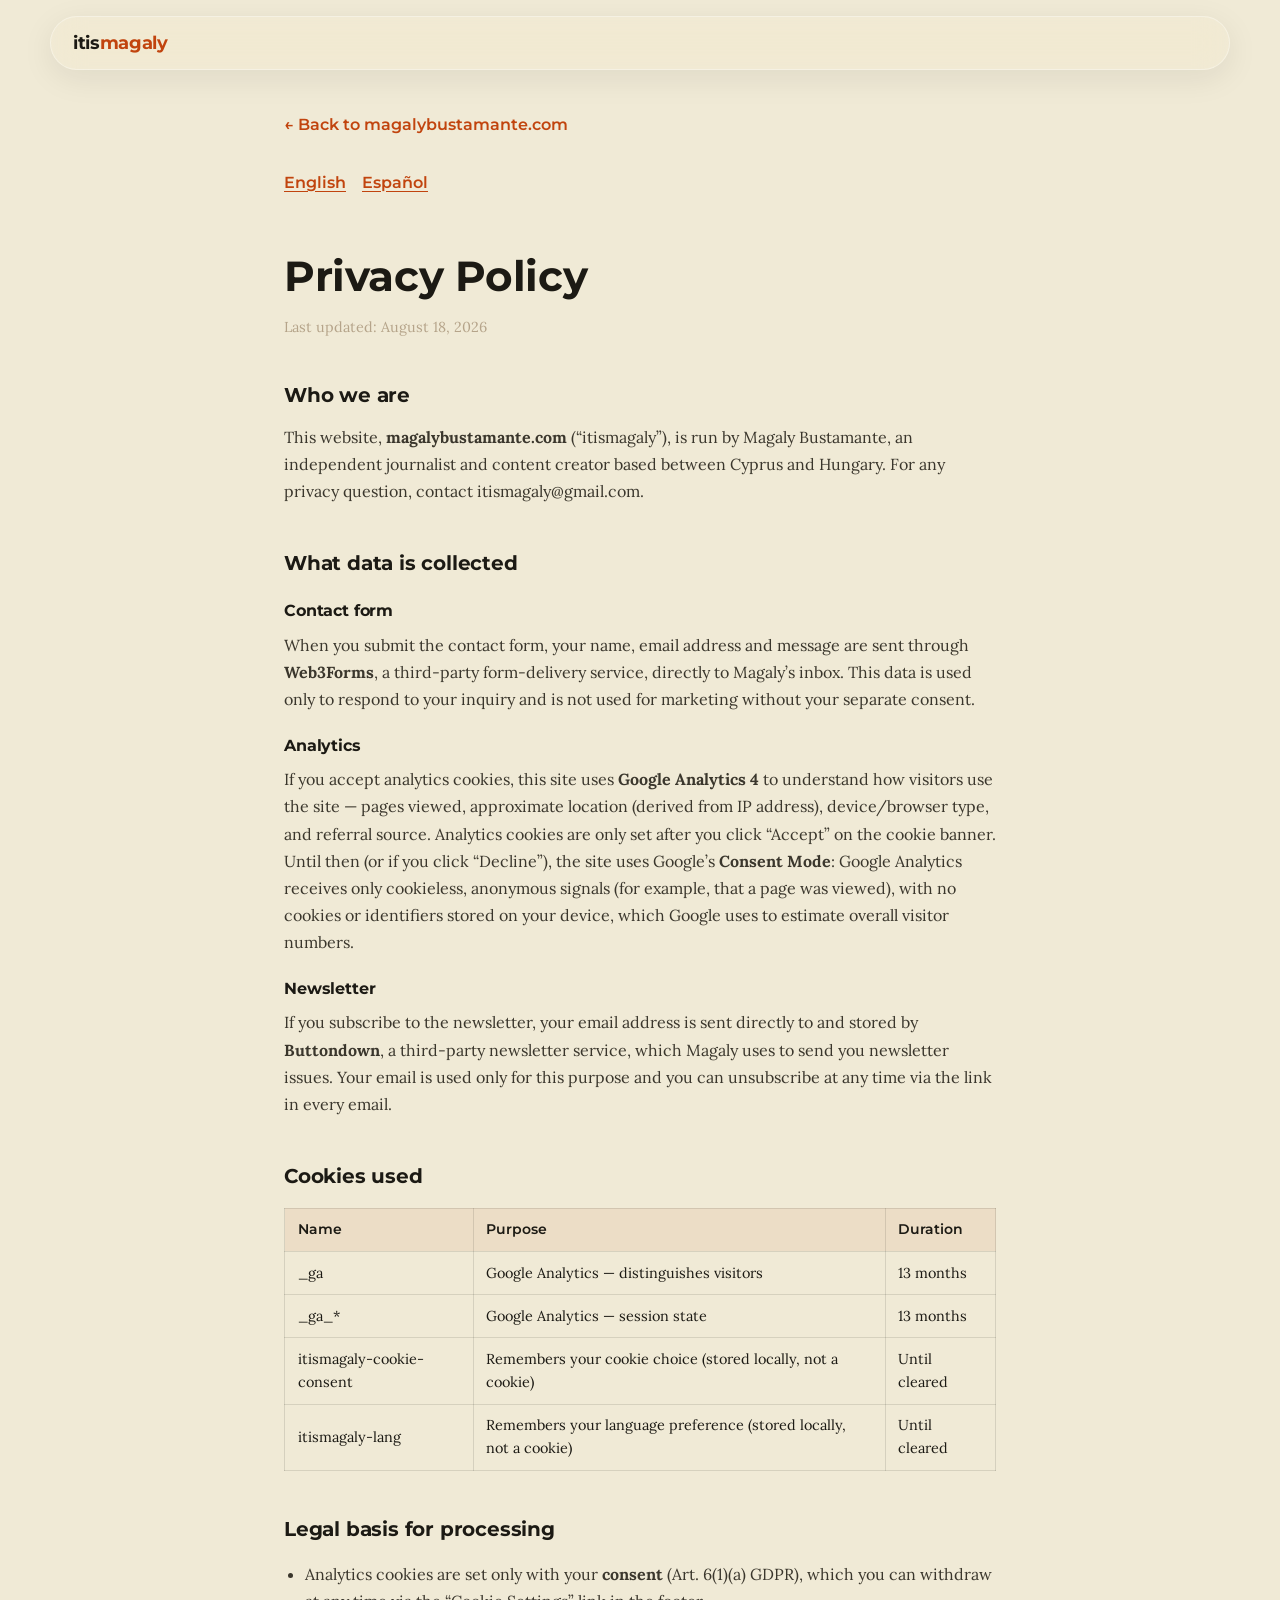
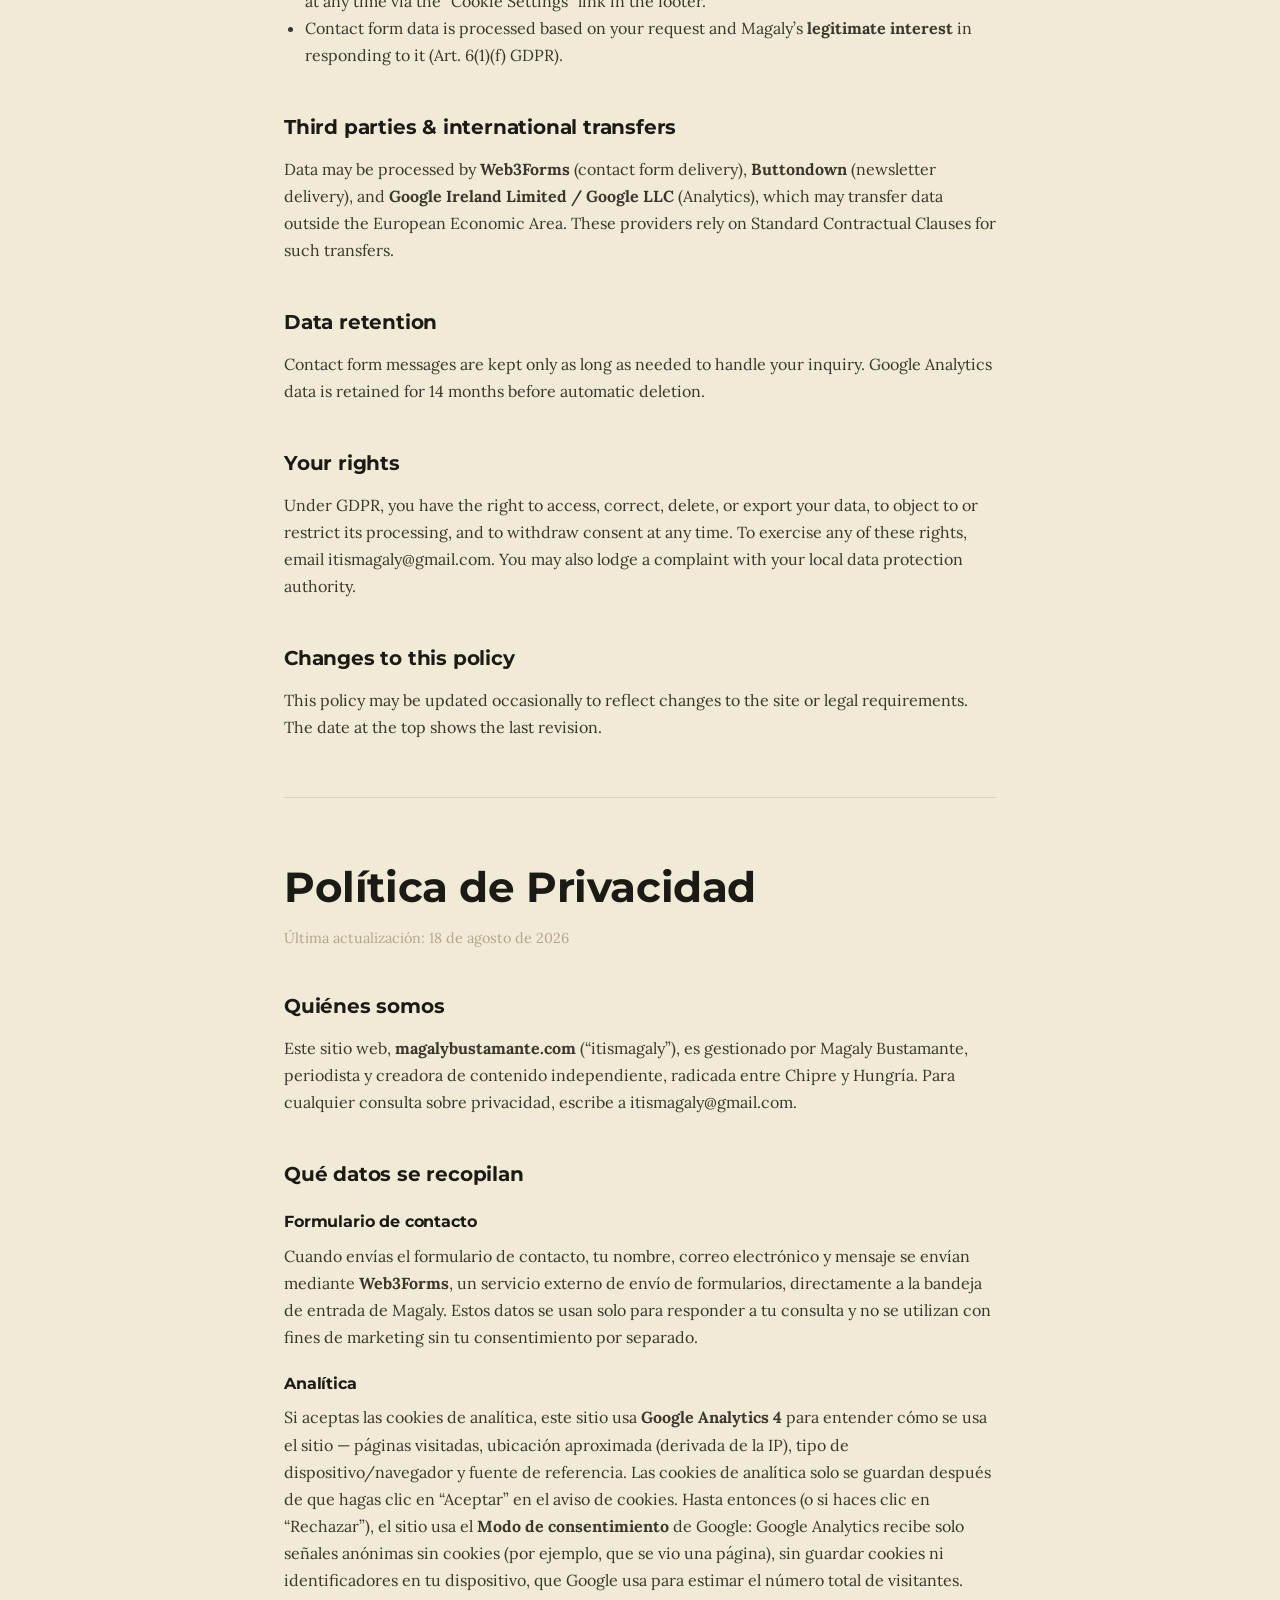
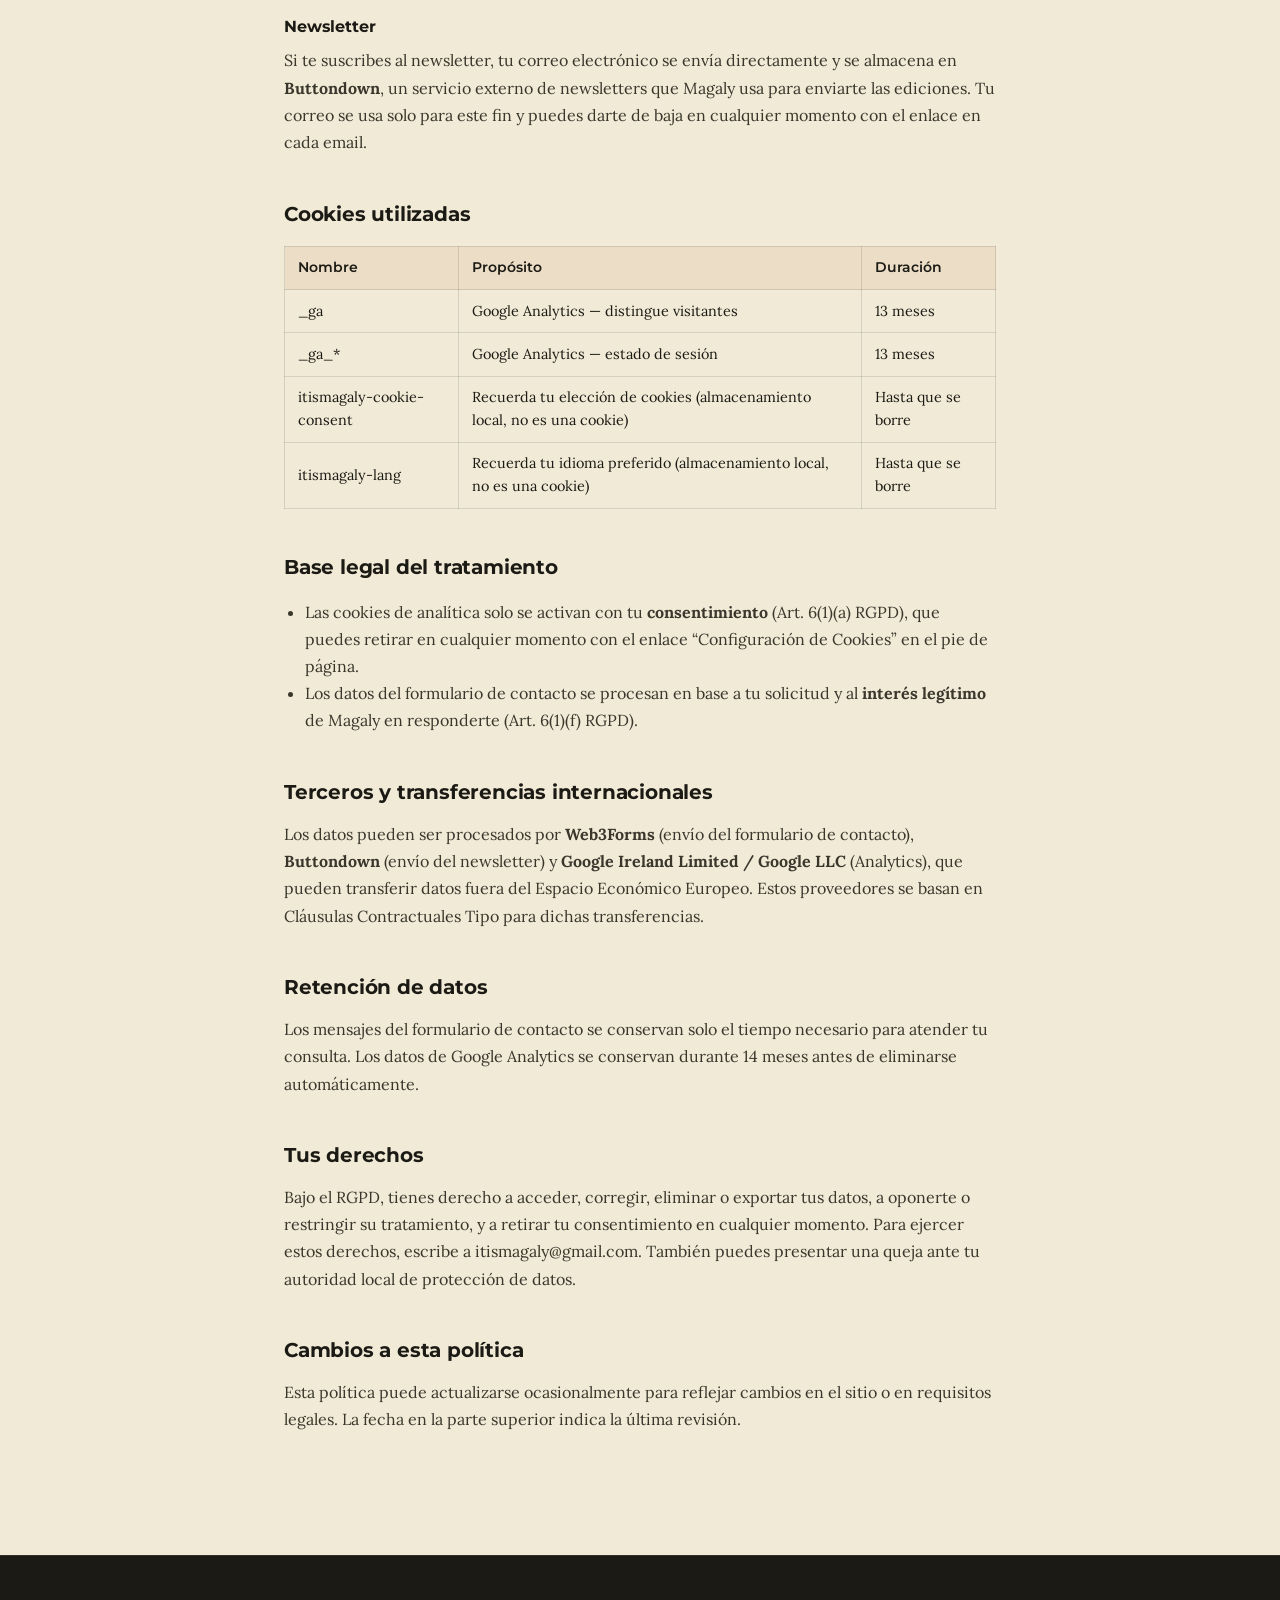
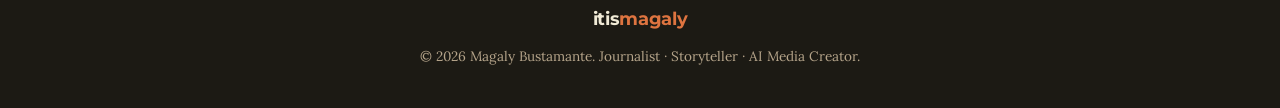
<file: privacy.html>
<!DOCTYPE html>
<html lang="en">
<head>
<meta charset="UTF-8">
<meta name="viewport" content="width=device-width, initial-scale=1.0">
<title>Privacy Policy — itismagaly</title>
<meta name="description" content="Privacy Policy and cookie information for magalybustamante.com — how Magaly Bustamante collects and uses your data.">
<meta name="robots" content="noindex, follow">
<link rel="canonical" href="https://www.magalybustamante.com/privacy.html">

<link rel="icon" href="/favicon.ico" sizes="any">
<link rel="icon" type="image/png" sizes="32x32" href="/assets/favicon/favicon-32x32.png">
<link rel="apple-touch-icon" sizes="180x180" href="/assets/favicon/apple-touch-icon.png">
<link rel="manifest" href="/site.webmanifest">
<meta name="theme-color" content="#1C1A14">

<link rel="preconnect" href="https://fonts.googleapis.com">
<link rel="preconnect" href="https://fonts.gstatic.com" crossorigin>
<link href="https://fonts.googleapis.com/css2?family=Montserrat:wght@400;500;600;700;800&family=Lora:ital,wght@0,400;0,500;1,400;1,500&display=swap" rel="stylesheet">
<link rel="stylesheet" href="styles.css">
<style>
  .legal-wrap { max-width: 760px; margin: 0 auto; padding: 7rem 1.5rem 5rem; }
  .legal-wrap h1 { font-family: var(--font-head); font-size: clamp(2rem, 4vw, 2.6rem); margin-bottom: 0.4rem; }
  .legal-updated { color: var(--sand); font-size: 0.9rem; margin-bottom: 2.5rem; }
  .lang-jump { display: flex; gap: 1rem; margin-bottom: 3rem; font-family: var(--font-head); font-weight: 600; }
  .lang-jump a { color: var(--terracotta); text-decoration: underline; text-underline-offset: 3px; }
  .legal-section { margin-bottom: 2.6rem; }
  .legal-section h2 { font-family: var(--font-head); font-size: 1.25rem; margin-bottom: 0.8rem; color: var(--ink); }
  .legal-section h3 { font-family: var(--font-head); font-size: 1rem; margin: 1.2rem 0 0.5rem; color: var(--ink); }
  .legal-section p, .legal-section li { line-height: 1.7; color: #3a362c; }
  .legal-section ul { padding-left: 1.3rem; }
  .legal-table { width: 100%; border-collapse: collapse; margin: 1rem 0; font-size: 0.9rem; }
  .legal-table th, .legal-table td { text-align: left; padding: 0.6rem 0.8rem; border: 1px solid rgba(28,26,20,0.12); }
  .legal-table th { background: rgba(193,68,14,0.08); font-family: var(--font-head); font-weight: 600; }
  .legal-divider { border: none; border-top: 1px solid rgba(28,26,20,0.12); margin: 3.5rem 0; }
  .back-link { display: inline-block; margin-bottom: 2rem; font-family: var(--font-head); font-weight: 600; color: var(--terracotta); }
</style>
</head>
<body>

<header class="nav-wrap">
  <nav class="nav glass" id="nav">
    <a href="/" class="logo">itis<span>magaly</span></a>
  </nav>
</header>

<main class="legal-wrap">
  <a href="/" class="back-link">&larr; Back to magalybustamante.com</a>

  <div class="lang-jump">
    <a href="#en">English</a>
    <a href="#es">Español</a>
  </div>

  <section id="en">
    <h1>Privacy Policy</h1>
    <p class="legal-updated">Last updated: August 18, 2026</p>

    <div class="legal-section">
      <h2>Who we are</h2>
      <p>This website, <strong>magalybustamante.com</strong> (&ldquo;itismagaly&rdquo;), is run by Magaly Bustamante, an independent journalist and content creator based between Cyprus and Hungary. For any privacy question, contact <a href="mailto:itismagaly@gmail.com">itismagaly@gmail.com</a>.</p>
    </div>

    <div class="legal-section">
      <h2>What data is collected</h2>
      <h3>Contact form</h3>
      <p>When you submit the contact form, your name, email address and message are sent through <strong>Web3Forms</strong>, a third-party form-delivery service, directly to Magaly&rsquo;s inbox. This data is used only to respond to your inquiry and is not used for marketing without your separate consent.</p>
      <h3>Analytics</h3>
      <p>If you accept analytics cookies, this site uses <strong>Google Analytics 4</strong> to understand how visitors use the site &mdash; pages viewed, approximate location (derived from IP address), device/browser type, and referral source. Analytics cookies are only set after you click &ldquo;Accept&rdquo; on the cookie banner. Until then (or if you click &ldquo;Decline&rdquo;), the site uses Google&rsquo;s <strong>Consent Mode</strong>: Google Analytics receives only cookieless, anonymous signals (for example, that a page was viewed), with no cookies or identifiers stored on your device, which Google uses to estimate overall visitor numbers.</p>
      <h3>Newsletter</h3>
      <p>If you subscribe to the newsletter, your email address is sent directly to and stored by <strong>Buttondown</strong>, a third-party newsletter service, which Magaly uses to send you newsletter issues. Your email is used only for this purpose and you can unsubscribe at any time via the link in every email.</p>
    </div>

    <div class="legal-section">
      <h2>Cookies used</h2>
      <table class="legal-table">
        <thead><tr><th>Name</th><th>Purpose</th><th>Duration</th></tr></thead>
        <tbody>
          <tr><td>_ga</td><td>Google Analytics — distinguishes visitors</td><td>13 months</td></tr>
          <tr><td>_ga_*</td><td>Google Analytics — session state</td><td>13 months</td></tr>
          <tr><td>itismagaly-cookie-consent</td><td>Remembers your cookie choice (stored locally, not a cookie)</td><td>Until cleared</td></tr>
          <tr><td>itismagaly-lang</td><td>Remembers your language preference (stored locally, not a cookie)</td><td>Until cleared</td></tr>
        </tbody>
      </table>
    </div>

    <div class="legal-section">
      <h2>Legal basis for processing</h2>
      <ul>
        <li>Analytics cookies are set only with your <strong>consent</strong> (Art. 6(1)(a) GDPR), which you can withdraw at any time via the &ldquo;Cookie Settings&rdquo; link in the footer.</li>
        <li>Contact form data is processed based on your request and Magaly&rsquo;s <strong>legitimate interest</strong> in responding to it (Art. 6(1)(f) GDPR).</li>
      </ul>
    </div>

    <div class="legal-section">
      <h2>Third parties &amp; international transfers</h2>
      <p>Data may be processed by <strong>Web3Forms</strong> (contact form delivery), <strong>Buttondown</strong> (newsletter delivery), and <strong>Google Ireland Limited / Google LLC</strong> (Analytics), which may transfer data outside the European Economic Area. These providers rely on Standard Contractual Clauses for such transfers.</p>
    </div>

    <div class="legal-section">
      <h2>Data retention</h2>
      <p>Contact form messages are kept only as long as needed to handle your inquiry. Google Analytics data is retained for 14 months before automatic deletion.</p>
    </div>

    <div class="legal-section">
      <h2>Your rights</h2>
      <p>Under GDPR, you have the right to access, correct, delete, or export your data, to object to or restrict its processing, and to withdraw consent at any time. To exercise any of these rights, email <a href="mailto:itismagaly@gmail.com">itismagaly@gmail.com</a>. You may also lodge a complaint with your local data protection authority.</p>
    </div>

    <div class="legal-section">
      <h2>Changes to this policy</h2>
      <p>This policy may be updated occasionally to reflect changes to the site or legal requirements. The date at the top shows the last revision.</p>
    </div>
  </section>

  <hr class="legal-divider">

  <section id="es">
    <h1>Política de Privacidad</h1>
    <p class="legal-updated">Última actualización: 18 de agosto de 2026</p>

    <div class="legal-section">
      <h2>Quiénes somos</h2>
      <p>Este sitio web, <strong>magalybustamante.com</strong> (&ldquo;itismagaly&rdquo;), es gestionado por Magaly Bustamante, periodista y creadora de contenido independiente, radicada entre Chipre y Hungría. Para cualquier consulta sobre privacidad, escribe a <a href="mailto:itismagaly@gmail.com">itismagaly@gmail.com</a>.</p>
    </div>

    <div class="legal-section">
      <h2>Qué datos se recopilan</h2>
      <h3>Formulario de contacto</h3>
      <p>Cuando envías el formulario de contacto, tu nombre, correo electrónico y mensaje se envían mediante <strong>Web3Forms</strong>, un servicio externo de envío de formularios, directamente a la bandeja de entrada de Magaly. Estos datos se usan solo para responder a tu consulta y no se utilizan con fines de marketing sin tu consentimiento por separado.</p>
      <h3>Analítica</h3>
      <p>Si aceptas las cookies de analítica, este sitio usa <strong>Google Analytics 4</strong> para entender cómo se usa el sitio &mdash; páginas visitadas, ubicación aproximada (derivada de la IP), tipo de dispositivo/navegador y fuente de referencia. Las cookies de analítica solo se guardan después de que hagas clic en &ldquo;Aceptar&rdquo; en el aviso de cookies. Hasta entonces (o si haces clic en &ldquo;Rechazar&rdquo;), el sitio usa el <strong>Modo de consentimiento</strong> de Google: Google Analytics recibe solo señales anónimas sin cookies (por ejemplo, que se vio una página), sin guardar cookies ni identificadores en tu dispositivo, que Google usa para estimar el número total de visitantes.</p>
      <h3>Newsletter</h3>
      <p>Si te suscribes al newsletter, tu correo electrónico se envía directamente y se almacena en <strong>Buttondown</strong>, un servicio externo de newsletters que Magaly usa para enviarte las ediciones. Tu correo se usa solo para este fin y puedes darte de baja en cualquier momento con el enlace en cada email.</p>
    </div>

    <div class="legal-section">
      <h2>Cookies utilizadas</h2>
      <table class="legal-table">
        <thead><tr><th>Nombre</th><th>Propósito</th><th>Duración</th></tr></thead>
        <tbody>
          <tr><td>_ga</td><td>Google Analytics — distingue visitantes</td><td>13 meses</td></tr>
          <tr><td>_ga_*</td><td>Google Analytics — estado de sesión</td><td>13 meses</td></tr>
          <tr><td>itismagaly-cookie-consent</td><td>Recuerda tu elección de cookies (almacenamiento local, no es una cookie)</td><td>Hasta que se borre</td></tr>
          <tr><td>itismagaly-lang</td><td>Recuerda tu idioma preferido (almacenamiento local, no es una cookie)</td><td>Hasta que se borre</td></tr>
        </tbody>
      </table>
    </div>

    <div class="legal-section">
      <h2>Base legal del tratamiento</h2>
      <ul>
        <li>Las cookies de analítica solo se activan con tu <strong>consentimiento</strong> (Art. 6(1)(a) RGPD), que puedes retirar en cualquier momento con el enlace &ldquo;Configuración de Cookies&rdquo; en el pie de página.</li>
        <li>Los datos del formulario de contacto se procesan en base a tu solicitud y al <strong>interés legítimo</strong> de Magaly en responderte (Art. 6(1)(f) RGPD).</li>
      </ul>
    </div>

    <div class="legal-section">
      <h2>Terceros y transferencias internacionales</h2>
      <p>Los datos pueden ser procesados por <strong>Web3Forms</strong> (envío del formulario de contacto), <strong>Buttondown</strong> (envío del newsletter) y <strong>Google Ireland Limited / Google LLC</strong> (Analytics), que pueden transferir datos fuera del Espacio Económico Europeo. Estos proveedores se basan en Cláusulas Contractuales Tipo para dichas transferencias.</p>
    </div>

    <div class="legal-section">
      <h2>Retención de datos</h2>
      <p>Los mensajes del formulario de contacto se conservan solo el tiempo necesario para atender tu consulta. Los datos de Google Analytics se conservan durante 14 meses antes de eliminarse automáticamente.</p>
    </div>

    <div class="legal-section">
      <h2>Tus derechos</h2>
      <p>Bajo el RGPD, tienes derecho a acceder, corregir, eliminar o exportar tus datos, a oponerte o restringir su tratamiento, y a retirar tu consentimiento en cualquier momento. Para ejercer estos derechos, escribe a <a href="mailto:itismagaly@gmail.com">itismagaly@gmail.com</a>. También puedes presentar una queja ante tu autoridad local de protección de datos.</p>
    </div>

    <div class="legal-section">
      <h2>Cambios a esta política</h2>
      <p>Esta política puede actualizarse ocasionalmente para reflejar cambios en el sitio o en requisitos legales. La fecha en la parte superior indica la última revisión.</p>
    </div>
  </section>
</main>

<footer class="footer">
  <a href="/" class="logo logo-footer">itis<span>magaly</span></a>
  <p>&copy; 2026 Magaly Bustamante. Journalist &middot; Storyteller &middot; AI Media Creator.</p>
</footer>

</body>
</html>
</file>
<file: styles.css>
/* ==========================================================================
   itismagaly — brand tokens
   ========================================================================== */
:root {
  /* Primary palette */
  --ink: #1C1A14;
  --terracotta: #C1440E;
  --limestone: #F0EAD6;
  --forest: #3D6B4F;
  --sand: #B5A48A;

  /* Secondary palette */
  --aegean: #2B4A6A;
  --dust: #D4B896;
  --ember: #7A3B1E;
  --sage: #8FAE8B;
  --mist: #E8E2D5;

  --white: #FDFCF9;

  --font-head: 'Montserrat', sans-serif;
  --font-body: 'Lora', serif;

  --container: 1180px;
  --gap: clamp(1.25rem, 3vw, 2.5rem);
  --radius: 18px;
  --ease: cubic-bezier(0.16, 1, 0.3, 1);
}

* { box-sizing: border-box; }
html { scroll-behavior: smooth; }

body {
  margin: 0;
  background: var(--limestone);
  color: var(--ink);
  font-family: var(--font-body);
  font-size: 16px;
  line-height: 1.6;
  -webkit-font-smoothing: antialiased;
  overflow-x: hidden;
}

@media (prefers-reduced-motion: reduce) {
  html { scroll-behavior: auto; }
  * { animation-duration: 0.01ms !important; transition-duration: 0.01ms !important; }
}

h1, h2, h3, h4 {
  font-family: var(--font-head);
  margin: 0;
  letter-spacing: -0.01em;
  color: var(--ink);
}

p { margin: 0 0 1em; }
a { color: inherit; text-decoration: none; }
img { max-width: 100%; display: block; }

.italic-line {
  font-style: italic;
  color: var(--ember);
}

/* film-grain / texture overlay for depth */
.grain {
  position: fixed;
  inset: 0;
  pointer-events: none;
  z-index: 999;
  opacity: 0.035;
  mix-blend-mode: multiply;
  background-image: url("data:image/svg+xml,%3Csvg xmlns='http://www.w3.org/2000/svg' width='120' height='120'%3E%3Cfilter id='n'%3E%3CfeTurbulence type='fractalNoise' baseFrequency='0.9' numOctaves='2' stitchTiles='stitch'/%3E%3C/filter%3E%3Crect width='100%25' height='100%25' filter='url(%23n)'/%3E%3C/svg%3E");
}

/* scroll progress indicator */
.scroll-progress {
  position: fixed;
  top: 0; left: 0;
  height: 3px;
  width: 0%;
  background: linear-gradient(90deg, var(--terracotta), var(--forest));
  z-index: 1000;
  transition: width 0.12s linear;
}

/* ==========================================================================
   Utility
   ========================================================================== */
.kicker {
  font-family: var(--font-head);
  font-weight: 600;
  font-size: 0.8rem;
  letter-spacing: 0.14em;
  text-transform: uppercase;
  color: var(--terracotta);
  margin-bottom: 0.9rem;
}
.kicker-light { color: var(--dust); }

.section-head { max-width: 640px; margin: 0 auto 3.5rem; text-align: center; }
.section-head h2 { font-size: clamp(2rem, 4vw, 2.75rem); font-weight: 700; }
.section-sub { margin-top: 0.9rem; color: var(--ember); font-size: 1.05rem; }
.section-head-light h2 { color: var(--white); }

.glass {
  background: rgba(240, 234, 214, 0.55);
  backdrop-filter: blur(16px) saturate(140%);
  -webkit-backdrop-filter: blur(16px) saturate(140%);
  border: 1px solid rgba(253, 252, 249, 0.4);
  box-shadow: 0 8px 32px rgba(28, 26, 20, 0.08);
}

.btn {
  display: inline-flex;
  align-items: center;
  gap: 0.5rem;
  font-family: var(--font-head);
  font-weight: 600;
  font-size: 0.95rem;
  padding: 0.95rem 2rem;
  border-radius: 999px;
  border: none;
  cursor: pointer;
  transition: transform 0.35s var(--ease), box-shadow 0.35s var(--ease), background 0.3s;
}
.btn-primary {
  position: relative;
  overflow: hidden;
  background: var(--terracotta);
  color: var(--white);
}
.btn-primary:hover { transform: translateY(-2px); background: #d24f16; }
.btn-primary::before {
  content: '';
  position: absolute;
  top: 0;
  left: -60%;
  width: 40%;
  height: 100%;
  background: linear-gradient(120deg, transparent, rgba(255, 255, 255, 0.4), transparent);
  transform: skewX(-20deg);
  transition: left 0.65s var(--ease);
}
.btn-primary:hover::before { left: 130%; }
.btn-glow {
  box-shadow: 0 0 0 0 rgba(193, 68, 14, 0.55);
  animation: glow-pulse 2.8s ease-in-out infinite;
}
.btn-glow:hover {
  box-shadow: 0 0 28px 6px rgba(193, 68, 14, 0.55), 0 0 60px 10px rgba(193, 68, 14, 0.25);
  animation: none;
}
@keyframes glow-pulse {
  0%, 100% { box-shadow: 0 0 0 0 rgba(193, 68, 14, 0.35); }
  50% { box-shadow: 0 0 20px 4px rgba(193, 68, 14, 0.3); }
}
.btn-ghost {
  background: transparent;
  color: var(--limestone);
  border: 1px solid rgba(240, 234, 214, 0.35);
}
.btn-ghost:hover { border-color: var(--limestone); transform: translateY(-2px); }
.btn-block { width: 100%; justify-content: center; }

.reveal {
  opacity: 0;
  transform: translateY(28px) scale(0.97);
  transition: opacity 0.8s var(--ease), transform 0.8s var(--ease);
}
.reveal.in-view { opacity: 1; transform: translateY(0) scale(1); }

/* ==========================================================================
   Nav
   ========================================================================== */
.nav-wrap {
  position: fixed;
  top: 0; left: 0; right: 0;
  z-index: 100;
  display: flex;
  justify-content: center;
  padding: 1rem clamp(1rem, 4vw, 2rem) 0;
}
.nav {
  width: 100%;
  max-width: var(--container);
  display: flex;
  align-items: center;
  justify-content: space-between;
  padding: 0.7rem 1rem 0.7rem 1.4rem;
  border-radius: 999px;
  transition: box-shadow 0.3s;
}
.logo {
  font-family: var(--font-head);
  font-weight: 700;
  font-size: 1.15rem;
  color: var(--ink);
  letter-spacing: -0.02em;
}
.logo span { color: var(--terracotta); }

.nav-links {
  list-style: none;
  display: flex;
  align-items: center;
  gap: 2rem;
  margin: 0;
  padding: 0;
}
.nav-link {
  font-family: var(--font-head);
  font-weight: 500;
  font-size: 0.9rem;
  color: var(--ink);
  position: relative;
  padding: 0.4rem 0.1rem;
}
.nav-link::after {
  content: '';
  position: absolute;
  left: 0; bottom: -2px;
  width: 0; height: 2px;
  background: var(--terracotta);
  transition: width 0.3s var(--ease);
}
.nav-link:hover::after { width: 100%; }
.nav-link.active { color: var(--terracotta); }
.nav-link.active::after { width: 100%; }
.nav-cta {
  background: var(--ink);
  color: var(--limestone) !important;
  padding: 0.55rem 1.3rem;
  border-radius: 999px;
}
.nav-cta::after { display: none; }
.nav-cta:hover { background: var(--terracotta); }

.nav-toggle {
  display: none;
  flex-direction: column;
  gap: 5px;
  background: none;
  border: none;
  cursor: pointer;
  padding: 0.5rem;
}
.nav-toggle span {
  width: 22px; height: 2px;
  background: var(--ink);
  border-radius: 2px;
  transition: transform 0.3s var(--ease), opacity 0.3s;
}

/* ==========================================================================
   Language toggle
   ========================================================================== */
.lang-item {
  display: flex;
  align-items: center;
}
.lang-toggle {
  display: inline-flex;
  align-items: center;
  gap: 0.5rem;
  font-family: var(--font-head);
  font-weight: 600;
  font-size: 0.8rem;
  letter-spacing: 0.02em;
  color: var(--ink);
  background: transparent;
  border: 1.5px solid rgba(28, 26, 20, 0.15);
  border-radius: 999px;
  padding: 0.35rem 0.9rem 0.35rem 0.45rem;
  cursor: pointer;
  transition: border-color 0.3s var(--ease), background 0.3s var(--ease), transform 0.2s var(--ease);
}
.lang-toggle:hover {
  border-color: var(--terracotta);
  background: rgba(193, 68, 14, 0.08);
}
.lang-toggle:active { transform: scale(0.95); }

.lang-flag {
  display: flex;
  width: 21px;
  height: 14px;
  border-radius: 3px;
  overflow: hidden;
  flex-shrink: 0;
  box-shadow: 0 0 0 1px rgba(28, 26, 20, 0.15);
}
.flag-icon {
  display: none;
  width: 100%;
  height: 100%;
}
.flag-icon.is-active { display: block; }

.lang-code {
  min-width: 1.4em;
  text-align: left;
}

/* ==========================================================================
   Hero — static, text over animated background blobs
   ========================================================================== */
.hero {
  position: relative;
  min-height: 100vh;
  display: flex;
  flex-direction: column;
  align-items: center;
  justify-content: center;
  gap: clamp(1.25rem, 4vw, 2rem);
  text-align: center;
  background: radial-gradient(ellipse at 30% 20%, #241f16 0%, var(--ink) 55%, #120f0a 100%);
  overflow: hidden;
  padding: 7rem 1.5rem 4rem;
}

.hero-blobs {
  position: absolute;
  inset: 0;
  z-index: 0;
  transform: translate(calc(var(--px, 0) * 1px), calc(var(--py, 0) * 1px));
  transition: transform 0.6s var(--ease);
}
.blob {
  position: absolute;
  border-radius: 50%;
  filter: blur(90px);
  opacity: 0.35;
  will-change: transform;
}
.blob-terracotta { width: 460px; height: 460px; background: var(--terracotta); top: -120px; left: 8%; animation: float-a 16s ease-in-out infinite; }
.blob-aegean { width: 380px; height: 380px; background: var(--aegean); bottom: -100px; right: 6%; opacity: 0.4; animation: float-b 20s ease-in-out infinite; }
.blob-forest { width: 320px; height: 320px; background: var(--forest); bottom: 20%; left: 40%; opacity: 0.3; animation: float-c 18s ease-in-out infinite; }

@keyframes float-a { 0%,100% { transform: translate(0,0); } 50% { transform: translate(40px, 60px); } }
@keyframes float-b { 0%,100% { transform: translate(0,0); } 50% { transform: translate(-50px, -30px); } }
@keyframes float-c { 0%,100% { transform: translate(0,0); } 50% { transform: translate(30px, -50px); } }

.eyebrow,
.hero-title,
.hero-sub,
.hero-cta {
  position: relative;
  z-index: 2;
  animation: hero-fade-up 0.8s var(--ease) both;
}
.eyebrow { animation-delay: 0.05s; }
.hero-title { animation-delay: 0.15s; }
.hero-sub { animation-delay: 0.3s; }
.hero-cta { animation-delay: 0.45s; }

@keyframes hero-fade-up {
  from { opacity: 0; transform: translateY(16px); }
  to { opacity: 1; transform: translateY(0); }
}

.eyebrow {
  font-family: var(--font-head);
  font-weight: 500;
  color: var(--sand);
  letter-spacing: 0.04em;
  font-size: 0.95rem;
}
.eyebrow span { color: var(--limestone); font-weight: 600; }

.hero-title {
  max-width: 800px;
  font-size: clamp(2.2rem, 7vw, 4rem);
  font-weight: 800;
  line-height: 1.05;
  color: var(--limestone);
  text-shadow: 0 2px 20px rgba(0, 0, 0, 0.5);
}
.accent-text { color: var(--terracotta); }

.hero-sub {
  margin: 0 auto;
  max-width: 540px;
  color: var(--sand);
  font-size: 1.1rem;
  font-style: italic;
}

.hero-cta {
  display: flex;
  gap: 1rem;
  justify-content: center;
  flex-wrap: wrap;
}

.scroll-cue {
  position: absolute;
  bottom: 2rem;
  left: 50%;
  transform: translateX(-50%);
  display: flex;
  flex-direction: column;
  align-items: center;
  gap: 0.5rem;
  color: var(--sand);
  z-index: 2;
}
.scroll-cue span {
  width: 1px; height: 34px;
  background: linear-gradient(var(--sand), transparent);
  animation: cue-move 1.8s ease-in-out infinite;
}
.scroll-cue small { font-family: var(--font-head); font-size: 0.7rem; letter-spacing: 0.12em; text-transform: uppercase; }
@keyframes cue-move { 0% { opacity: 0; transform: scaleY(0.4); } 50% { opacity: 1; } 100% { opacity: 0; transform: scaleY(1); } }

/* ==========================================================================
   About — asymmetric
   ========================================================================== */
.about {
  padding: 8rem clamp(1.5rem, 6vw, 5rem);
  max-width: var(--container);
  margin: 0 auto;
}

.about-grid {
  display: grid;
  grid-template-columns: 0.85fr 1.3fr;
  gap: clamp(2rem, 5vw, 5rem);
  align-items: start;
}

.about-figure {
  position: sticky;
  top: 7rem;
  display: flex;
  flex-direction: column;
  gap: 1.5rem;
}

.portrait {
  position: relative;
  border-radius: var(--radius);
  overflow: hidden;
  aspect-ratio: 3 / 4;
  border: 1px solid var(--mist);
  box-shadow: 0 20px 45px rgba(28, 26, 20, 0.16);
}
.portrait::after {
  content: '';
  position: absolute;
  left: 0; right: 0; bottom: 0;
  height: 6px;
  background: var(--terracotta);
}
.portrait img {
  width: 100%;
  height: 100%;
  object-fit: cover;
  object-position: top center;
}

.about-meta {
  display: flex;
  flex-direction: column;
  gap: 1.5rem;
}

.stat-card {
  border-radius: var(--radius);
  padding: 2.4rem 1.8rem;
  text-align: center;
  border: 1px solid var(--mist);
  background: linear-gradient(160deg, var(--mist) 0%, rgba(232, 226, 213, 0.4) 100%);
  transition: transform 0.4s var(--ease), box-shadow 0.4s var(--ease);
}
.stat-card:hover {
  transform: translateY(-4px);
  box-shadow: 0 16px 32px rgba(28, 26, 20, 0.12);
}
.stat-num {
  display: block;
  font-family: var(--font-head);
  font-weight: 800;
  font-size: 4rem;
  color: var(--terracotta);
  line-height: 1;
}
.stat-num small { font-size: 2rem; }
.stat-label {
  display: block;
  margin-top: 0.7rem;
  font-family: var(--font-head);
  font-size: 0.85rem;
  font-weight: 500;
  color: var(--ember);
}

.place-tags { display: flex; gap: 0.6rem; flex-wrap: wrap; justify-content: center; }
.tag {
  font-family: var(--font-head);
  font-size: 0.75rem;
  font-weight: 600;
  letter-spacing: 0.04em;
  padding: 0.4rem 0.9rem;
  border-radius: 999px;
}
.tag-terracotta { background: var(--terracotta); color: var(--white); }
.tag-limestone { background: var(--mist); color: var(--aegean); border: 1px solid var(--aegean); }
.tag-forest { background: var(--forest); color: var(--white); }

.about-copy .lead {
  font-size: 1.3rem;
  color: var(--ink);
}
.about-copy p { color: #3a362c; }
.about-copy strong { color: var(--terracotta); }

.tool-row {
  margin-top: 2rem;
  display: flex;
  flex-wrap: wrap;
  gap: 0.6rem;
}
.tool-chip {
  font-family: var(--font-head);
  font-size: 0.78rem;
  font-weight: 500;
  color: var(--ink);
  background: var(--mist);
  border: 1px solid rgba(28,26,20,0.08);
  padding: 0.45rem 0.9rem;
  border-radius: 999px;
  transition: background 0.3s, color 0.3s, transform 0.3s;
}
.tool-chip:hover { background: var(--forest); color: var(--white); transform: translateY(-2px); }

/* ==========================================================================
   Work / Portfolio grid
   ========================================================================== */
.work {
  padding: 6rem clamp(1.5rem, 6vw, 5rem) 8rem;
  max-width: var(--container);
  margin: 0 auto;
}

.work-grid {
  display: grid;
  grid-template-columns: repeat(auto-fit, minmax(300px, 1fr));
  gap: var(--gap);
}

.card {
  display: block;
  position: relative;
  border-radius: var(--radius);
  overflow: hidden;
  background: var(--white);
  border: 1px solid var(--mist);
  transition: transform 0.45s var(--ease), box-shadow 0.45s var(--ease);
  cursor: default;
}
a.card { cursor: pointer; }
.card:hover {
  transform: translateY(-8px);
  box-shadow: 0 20px 40px rgba(28, 26, 20, 0.14);
}
.card::after {
  content: '';
  position: absolute;
  inset: 0;
  z-index: 3;
  opacity: 0;
  pointer-events: none;
  background: radial-gradient(320px circle at var(--mx, 50%) var(--my, 50%), rgba(193, 68, 14, 0.16), transparent 70%);
  transition: opacity 0.4s var(--ease);
}
.card:hover::after { opacity: 1; }

.card-media {
  aspect-ratio: 1200 / 630;
  display: block;
  position: relative;
  overflow: hidden;
  background: var(--ink);
}
.card-media img {
  width: 100%;
  height: 100%;
  object-fit: cover;
  transition: transform 0.6s var(--ease);
}
.card:hover .card-media img { transform: scale(1.06); }

.card-media-generated {
  padding: 1.1rem 1.7rem;
  display: flex;
  flex-direction: column;
  justify-content: flex-start;
  background: radial-gradient(ellipse at 75% 20%, #24344a 0%, var(--ink) 60%);
}
.gen-title {
  font-family: var(--font-head);
  font-weight: 800;
  font-size: 1.2rem;
  color: var(--limestone);
  margin: 0.6rem 0 0.3rem;
  line-height: 1.15;
}
.gen-sub {
  font-family: var(--font-body);
  font-style: italic;
  font-size: 0.92rem;
  line-height: 1.3;
  color: var(--sand);
  margin: 0;
  max-width: 90%;
}
.gen-icon {
  position: absolute;
  top: 1.4rem;
  right: 1.5rem;
  font-size: 1.6rem;
  opacity: 0.85;
}
.card:hover .card-media-generated { transform: none; }
.card:hover .gen-title { color: var(--limestone); }

.card-body { padding: 1.5rem 1.5rem 1.8rem; }
.card-body h3 {
  font-size: clamp(1.2rem, 3.5vw, 1.3rem);
  font-weight: 700;
  margin: 0 0 0.7rem;
  line-height: 1.2;
}
.card-body p {
  font-size: clamp(1.05rem, 3vw, 1.15rem);
  line-height: 1.65;
  color: #55503f;
  margin-bottom: 0;
}

/* ==========================================================================
   Media Kit / Stats
   ========================================================================== */
.mediakit {
  background: var(--ink);
  padding: 7rem clamp(1.5rem, 6vw, 5rem);
  position: relative;
}
.mediakit-inner { max-width: var(--container); margin: 0 auto; }

.stats-row {
  display: grid;
  grid-template-columns: repeat(auto-fit, minmax(180px, 1fr));
  gap: 1.5rem;
  margin-bottom: 5rem;
}
.stat-block {
  text-align: center;
  padding: 2rem 1rem;
  border-radius: var(--radius);
  border: 1px solid rgba(240,234,214,0.12);
  background: rgba(240,234,214,0.03);
  transition: border-color 0.3s, background 0.3s, transform 0.4s var(--ease);
}
.stat-block:hover { border-color: var(--terracotta); background: rgba(193,68,14,0.06); transform: translateY(-4px); }
.stat-block-num {
  display: block;
  font-family: var(--font-head);
  font-weight: 800;
  font-size: 3rem;
  color: var(--limestone);
}
.stat-block-num small { color: var(--terracotta); font-size: 1.6rem; }
.stat-block-label {
  display: block;
  margin-top: 0.6rem;
  font-size: 0.85rem;
  color: var(--sand);
  font-family: var(--font-head);
}

.pricing-intro {
  text-align: center;
  max-width: 560px;
  margin: 0 auto 3rem;
  padding-top: 1rem;
  border-top: 1px solid rgba(240,234,214,0.12);
}
.pricing-intro h3 {
  color: var(--limestone);
  font-size: clamp(1.3rem, 2.5vw, 1.7rem);
  font-weight: 700;
  margin-top: 0.6rem;
}

.service-category { margin-bottom: 3.5rem; }
.service-category:last-of-type { margin-bottom: 3rem; }

.service-category-head {
  display: flex;
  align-items: baseline;
  flex-wrap: wrap;
  gap: 0.7rem;
  margin-bottom: 1.5rem;
}
.category-icon { font-size: 1.4rem; }
.service-category-head h4 {
  color: var(--limestone);
  font-size: 1.2rem;
  font-weight: 700;
}
.category-note {
  font-family: var(--font-body);
  font-style: italic;
  font-size: 0.85rem;
  color: var(--sand);
}

.pricing-grid {
  display: grid;
  grid-template-columns: repeat(auto-fit, minmax(250px, 1fr));
  gap: 1.25rem;
}
.price-card {
  position: relative;
  overflow: hidden;
  padding: 1.8rem 1.6rem;
  border-radius: var(--radius);
  background: rgba(240,234,214,0.06);
  border: 1px solid rgba(240,234,214,0.14);
  backdrop-filter: blur(10px);
  transition: transform 0.4s var(--ease), background 0.4s, border-color 0.4s;
}
.price-card:hover { transform: translateY(-6px); background: rgba(240,234,214,0.1); }
.price-card::after {
  content: '';
  position: absolute;
  inset: 0;
  opacity: 0;
  pointer-events: none;
  background: radial-gradient(260px circle at var(--mx, 50%) var(--my, 50%), rgba(193, 68, 14, 0.14), transparent 70%);
  transition: opacity 0.4s var(--ease);
}
.price-card:hover::after { opacity: 1; }
.price-card-featured { border-color: rgba(193,68,14,0.5); }
.price-card-top {
  display: flex;
  flex-wrap: wrap;
  align-items: center;
  justify-content: space-between;
  gap: 0.5rem 1rem;
  margin-bottom: 0.7rem;
}
.price-card h5 {
  color: var(--limestone);
  font-family: var(--font-head);
  font-size: 1rem;
  font-weight: 600;
  margin: 0;
}
.price-tag {
  font-family: var(--font-head);
  font-weight: 700;
  font-size: 1.05rem;
  color: var(--terracotta);
  white-space: nowrap;
}
.price-tag small { font-size: 0.7rem; font-weight: 500; color: var(--sand); }
.price-card p { color: var(--sand); font-size: 0.88rem; margin: 0; line-height: 1.55; }

.services-cta {
  margin-top: 3.5rem;
  display: flex;
  gap: 1rem;
  justify-content: center;
  flex-wrap: wrap;
}

/* ==========================================================================
   Contact
   ========================================================================== */
.contact {
  padding: 8rem clamp(1.5rem, 6vw, 5rem) 6rem;
  max-width: var(--container);
  margin: 0 auto;
}

.contact-grid {
  display: grid;
  grid-template-columns: 0.9fr 1.1fr;
  gap: clamp(2rem, 5vw, 4rem);
  align-items: start;
}

.contact-info { display: flex; flex-direction: column; gap: 1.4rem; padding-top: 0.5rem; }
.contact-line {
  display: flex;
  align-items: center;
  gap: 0.9rem;
  font-family: var(--font-head);
  font-weight: 600;
  font-size: 1.05rem;
  padding-bottom: 1.1rem;
  border-bottom: 1px solid var(--mist);
  transition: color 0.3s, transform 0.3s;
}
.contact-line:not(.contact-line-static):hover { color: var(--terracotta); transform: translateX(6px); }
.contact-line-static { font-weight: 500; font-size: 0.95rem; color: #55503f; }
.contact-icon {
  display: inline-flex;
  align-items: center;
  justify-content: center;
  width: 42px; height: 42px;
  border-radius: 50%;
  background: var(--mist);
  font-size: 1.1rem;
  flex-shrink: 0;
}
.contact-note { margin-top: 1rem; font-size: 1.05rem; }

.contact-form {
  border-radius: var(--radius);
  padding: 2.4rem;
  display: flex;
  flex-direction: column;
  gap: 1.3rem;
}
.form-row { display: flex; flex-direction: column; gap: 0.5rem; }
.form-row label {
  font-family: var(--font-head);
  font-size: 0.8rem;
  font-weight: 600;
  letter-spacing: 0.04em;
  text-transform: uppercase;
  color: var(--ember);
}
.form-row input,
.form-row textarea {
  font-family: var(--font-body);
  font-size: 1rem;
  padding: 0.85rem 1rem;
  border-radius: 10px;
  border: 1px solid rgba(28,26,20,0.15);
  background: rgba(253,252,249,0.6);
  color: var(--ink);
  outline: none;
  transition: border-color 0.3s, box-shadow 0.3s, background 0.3s;
  resize: vertical;
}
.form-row input:focus,
.form-row textarea:focus {
  border-color: var(--terracotta);
  background: var(--white);
  box-shadow: 0 0 0 4px rgba(193, 68, 14, 0.14);
}
.form-status {
  min-height: 1.2em;
  font-family: var(--font-head);
  font-size: 0.85rem;
  font-weight: 500;
  color: var(--forest);
  margin: 0;
  text-align: center;
}
.form-status.error { color: var(--terracotta); }

.sr-only {
  position: absolute;
  width: 1px;
  height: 1px;
  padding: 0;
  margin: -1px;
  overflow: hidden;
  clip: rect(0, 0, 0, 0);
  white-space: nowrap;
  border: 0;
}

/* ==========================================================================
   Newsletter
   ========================================================================== */
.newsletter { background: var(--ink); padding: 6rem 1.5rem; }
.newsletter-inner {
  max-width: 640px;
  margin: 0 auto;
  text-align: center;
  padding: 3rem 2.4rem;
  border-radius: var(--radius);
}
.newsletter-inner .kicker { color: var(--terracotta); }
.newsletter-inner h2 { font-size: clamp(1.6rem, 3.2vw, 2.1rem); font-weight: 700; color: var(--limestone); }
.newsletter-inner .section-sub { color: var(--sand); }
.newsletter-form {
  display: flex;
  gap: 0.7rem;
  margin: 1.8rem 0 0.9rem;
  max-width: 440px;
  margin-left: auto;
  margin-right: auto;
}
.newsletter-form input {
  flex: 1;
  font-family: var(--font-body);
  font-size: 1rem;
  padding: 0.85rem 1.1rem;
  border-radius: 999px;
  border: 1px solid rgba(28,26,20,0.15);
  background: rgba(253,252,249,0.6);
  color: var(--ink);
  outline: none;
  min-width: 0;
  transition: border-color 0.3s, box-shadow 0.3s, background 0.3s;
}
.newsletter-form input:focus {
  border-color: var(--terracotta);
  background: var(--white);
  box-shadow: 0 0 0 4px rgba(193, 68, 14, 0.14);
}
.newsletter-note { font-size: 0.85rem; color: var(--sand); opacity: 0.85; }
@media (max-width: 520px) {
  .newsletter-inner { padding: 2.2rem 1.4rem; }
  .newsletter-form { flex-direction: column; }
}

/* ==========================================================================
   Footer
   ========================================================================== */
.footer {
  background: var(--ink);
  color: var(--sand);
  text-align: center;
  padding: 3rem 1.5rem 2.5rem;
  border-top: 1px solid rgba(240,234,214,0.1);
}
.logo-footer { display: inline-block; margin-bottom: 0.8rem; color: var(--limestone); }
.logo-footer span { color: #DE7440; }
.footer p { margin: 0; font-size: 0.85rem; }

.social-links {
  display: flex;
  justify-content: center;
  gap: 0.9rem;
  margin: 0 0 1.6rem;
}
.social-links a {
  display: flex;
  align-items: center;
  justify-content: center;
  width: 38px;
  height: 38px;
  border-radius: 50%;
  color: var(--sand);
  border: 1px solid rgba(240, 234, 214, 0.16);
  transition: color 0.3s, border-color 0.3s, transform 0.3s var(--ease), background 0.3s;
}
.social-links svg { width: 17px; height: 17px; }
.social-links a:hover {
  color: var(--limestone);
  background: var(--terracotta);
  border-color: var(--terracotta);
  transform: translateY(-3px);
}

.footer-legal {
  margin-top: 1rem !important;
  display: flex;
  justify-content: center;
  align-items: center;
  gap: 0.6rem;
  font-size: 0.78rem !important;
  opacity: 0.75;
}
.footer-legal a,
.footer-legal-btn {
  color: var(--sand);
  text-decoration: underline;
  text-underline-offset: 2px;
}
.footer-legal-btn {
  background: none;
  border: none;
  padding: 0;
  font-family: var(--font-body);
  font-size: 0.78rem;
  cursor: pointer;
}
.footer-legal a:hover,
.footer-legal-btn:hover { color: var(--limestone); }

/* ==========================================================================
   Cookie consent banner
   ========================================================================== */
.cookie-consent {
  position: fixed;
  left: 1rem;
  right: 1rem;
  bottom: 1rem;
  z-index: 500;
  max-width: 640px;
  margin: 0 auto;
  background: var(--ink);
  color: var(--limestone);
  border: 1px solid rgba(240, 234, 214, 0.14);
  border-radius: var(--radius);
  padding: 1.4rem 1.6rem;
  box-shadow: 0 12px 40px rgba(28, 26, 20, 0.35);
  display: none;
  flex-direction: column;
  gap: 1rem;
  font-family: var(--font-body);
}
.cookie-consent.visible { display: flex; }
.cookie-consent p { margin: 0; font-size: 0.9rem; line-height: 1.5; color: var(--sand); }
.cookie-consent a { color: var(--limestone); text-decoration: underline; text-underline-offset: 2px; }
.cookie-consent-actions {
  display: flex;
  justify-content: flex-end;
  gap: 0.7rem;
}
.cookie-consent-actions .btn {
  padding: 0.6rem 1.4rem;
  font-size: 0.85rem;
}
.cookie-consent-actions .btn-ghost { color: var(--limestone); border-color: rgba(240, 234, 214, 0.3); }
@media (max-width: 480px) {
  .cookie-consent { padding: 1.2rem; }
  .cookie-consent-actions { justify-content: stretch; }
  .cookie-consent-actions .btn { flex: 1; }
}

/* ==========================================================================
   Floating actions (WhatsApp + back to top)
   ========================================================================== */
.floating-actions {
  position: fixed;
  right: clamp(1rem, 4vw, 2rem);
  bottom: clamp(1rem, 4vw, 2rem);
  z-index: 200;
  display: flex;
  flex-direction: column;
  align-items: center;
  gap: 0.8rem;
}

.fab {
  display: flex;
  align-items: center;
  justify-content: center;
  border-radius: 50%;
  border: none;
  cursor: pointer;
  text-decoration: none;
  transition: transform 0.3s var(--ease), opacity 0.3s var(--ease), visibility 0.3s;
}

.fab-whatsapp {
  width: 58px;
  height: 58px;
  background: var(--forest);
  color: var(--white);
  box-shadow: 0 8px 24px rgba(28,26,20,0.28);
}
.fab-whatsapp svg { width: 28px; height: 28px; }
.fab-whatsapp:hover { transform: scale(1.08); background: #335c43; }
.fab-whatsapp.btn-glow { animation: glow-pulse-forest 2.8s ease-in-out infinite; }
.fab-whatsapp.btn-glow:hover {
  box-shadow: 0 0 28px 6px rgba(61,107,79,0.5), 0 0 60px 10px rgba(61,107,79,0.22);
  animation: none;
}
@keyframes glow-pulse-forest {
  0%, 100% { box-shadow: 0 8px 24px rgba(28,26,20,0.28); }
  50% { box-shadow: 0 8px 24px rgba(28,26,20,0.28), 0 0 18px 4px rgba(61,107,79,0.4); }
}

.fab-top {
  width: 42px;
  height: 42px;
  background: var(--ink);
  color: var(--limestone);
  opacity: 0;
  visibility: hidden;
  transform: translateY(10px);
  box-shadow: 0 6px 16px rgba(28,26,20,0.2);
}
.fab-top svg { width: 18px; height: 18px; }
.fab-top.visible { opacity: 1; visibility: visible; transform: translateY(0); }
.fab-top:hover { background: var(--terracotta); }

/* ==========================================================================
   Responsive
   ========================================================================== */
@media (max-width: 860px) {
  .about-grid, .contact-grid { grid-template-columns: 1fr; }
  .about-figure { position: static; }
  .portrait { max-width: 320px; margin: 0 auto; }
  .about-meta { flex-direction: row; }
  .stat-card { flex: 1; }
  .place-tags { flex-direction: column; justify-content: center; }
}

@media (max-width: 720px) {
  .nav-toggle { display: flex; }
  .nav-links {
    position: absolute;
    top: calc(100% + 0.8rem);
    left: 0; right: 0;
    flex-direction: column;
    align-items: stretch;
    background: rgba(240, 234, 214, 0.92);
    backdrop-filter: blur(16px);
    border-radius: 20px;
    padding: 1rem;
    gap: 0.3rem;
    box-shadow: 0 12px 30px rgba(28,26,20,0.15);
    opacity: 0;
    visibility: hidden;
    transform: translateY(-10px);
    transition: opacity 0.3s var(--ease), transform 0.3s var(--ease), visibility 0.3s;
  }
  .nav-links.open {
    opacity: 1;
    visibility: visible;
    transform: translateY(0);
  }
  .nav-links li { width: 100%; }
  .nav-link {
    display: block;
    padding: 0.8rem 1rem;
    text-align: center;
    border-radius: 12px;
  }
  .nav-cta { text-align: center; }
  .lang-item { justify-content: center; padding: 0.4rem 0; }
  .nav-toggle.open span:nth-child(1) { transform: translateY(7px) rotate(45deg); }
  .nav-toggle.open span:nth-child(2) { opacity: 0; }
  .nav-toggle.open span:nth-child(3) { transform: translateY(-7px) rotate(-45deg); }

  .about-meta { flex-direction: column; }
}

@media (max-width: 480px) {
  .hero-cta { flex-direction: column; width: 100%; }
  .hero-cta .btn { width: 100%; justify-content: center; }
}
</file>
